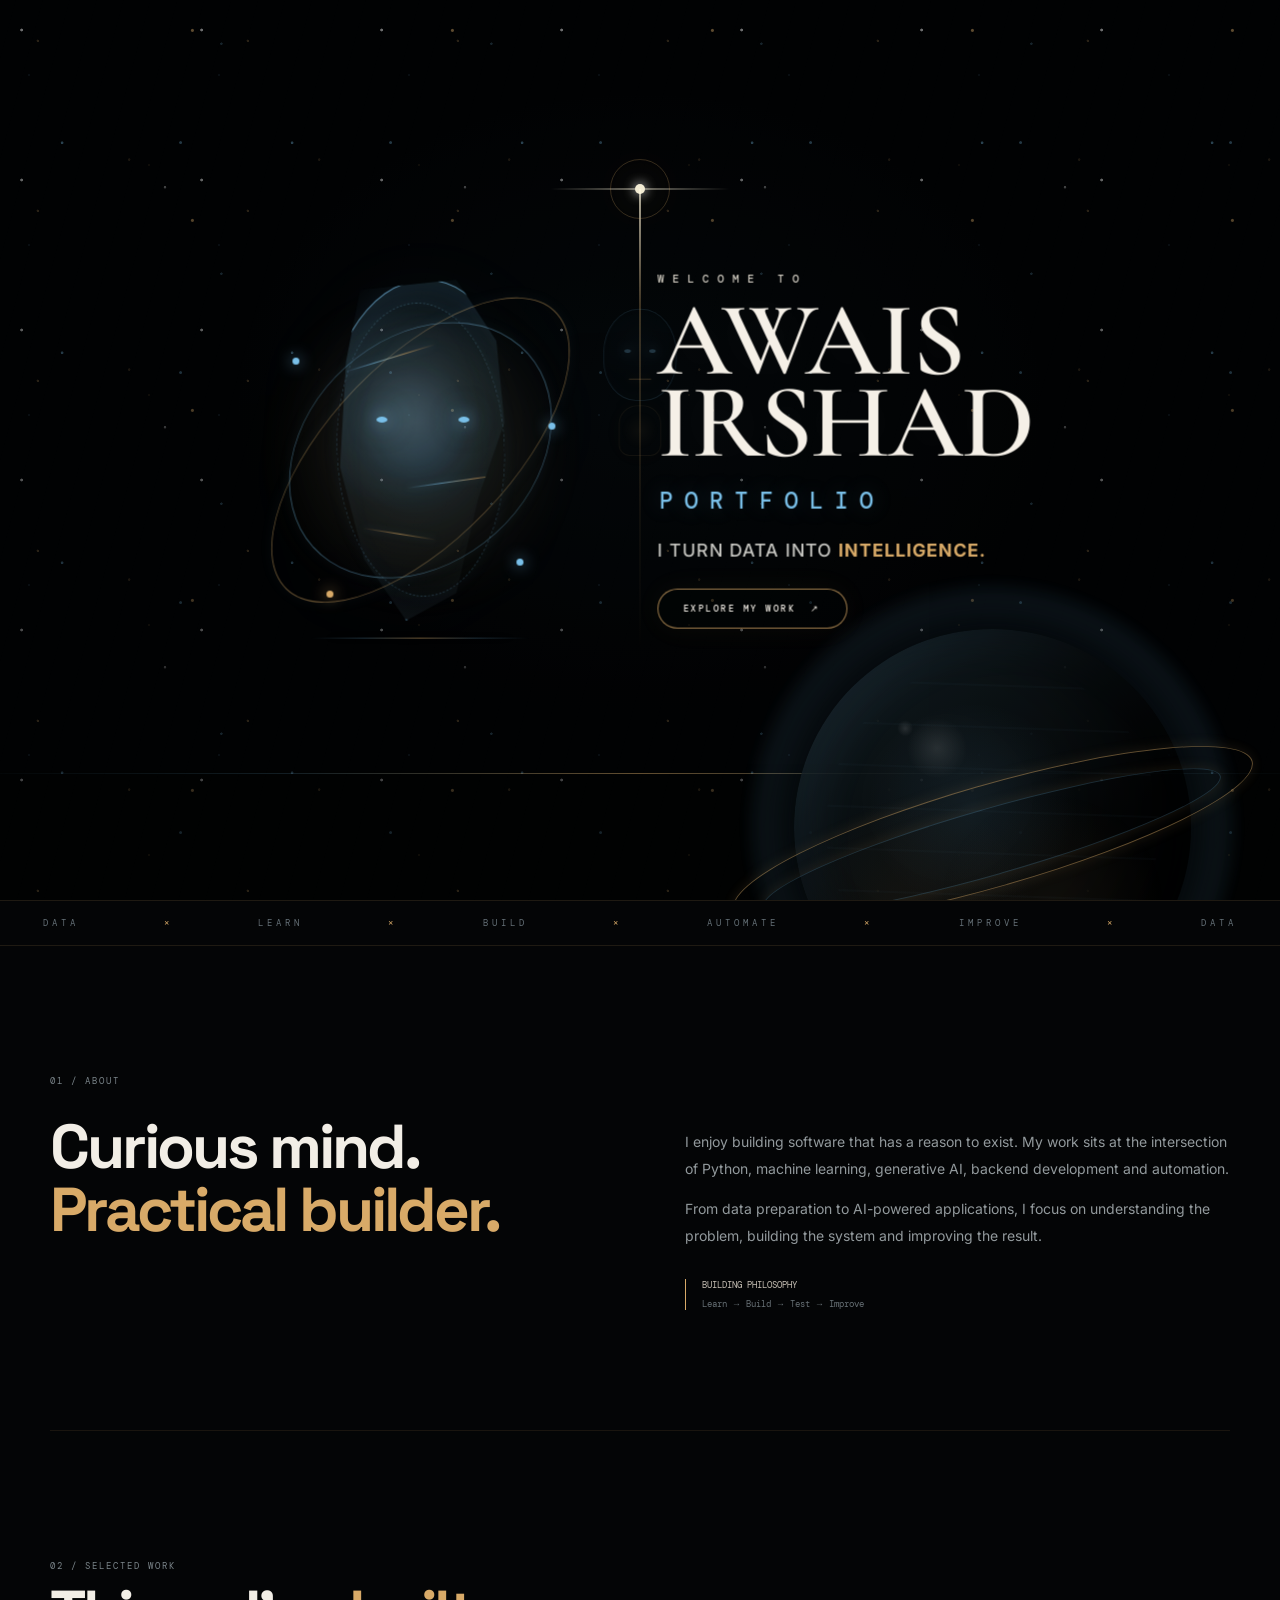
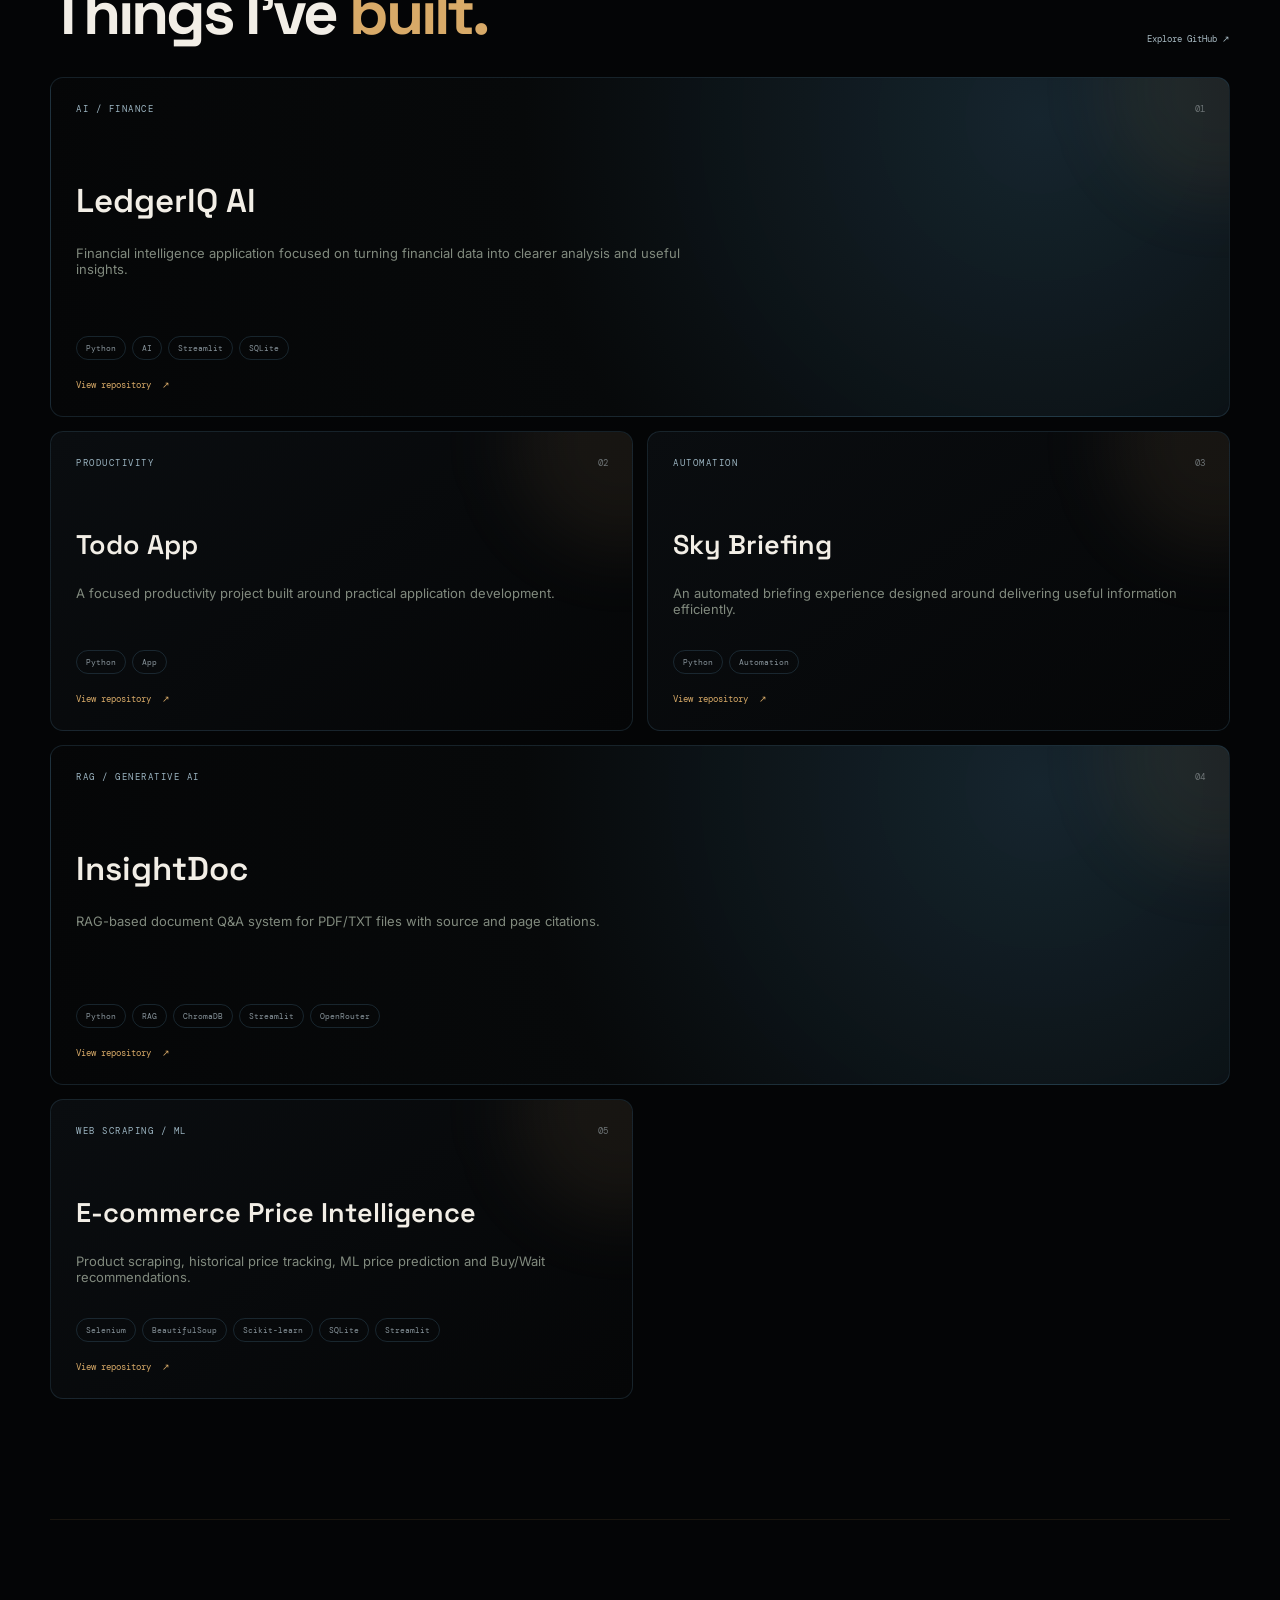
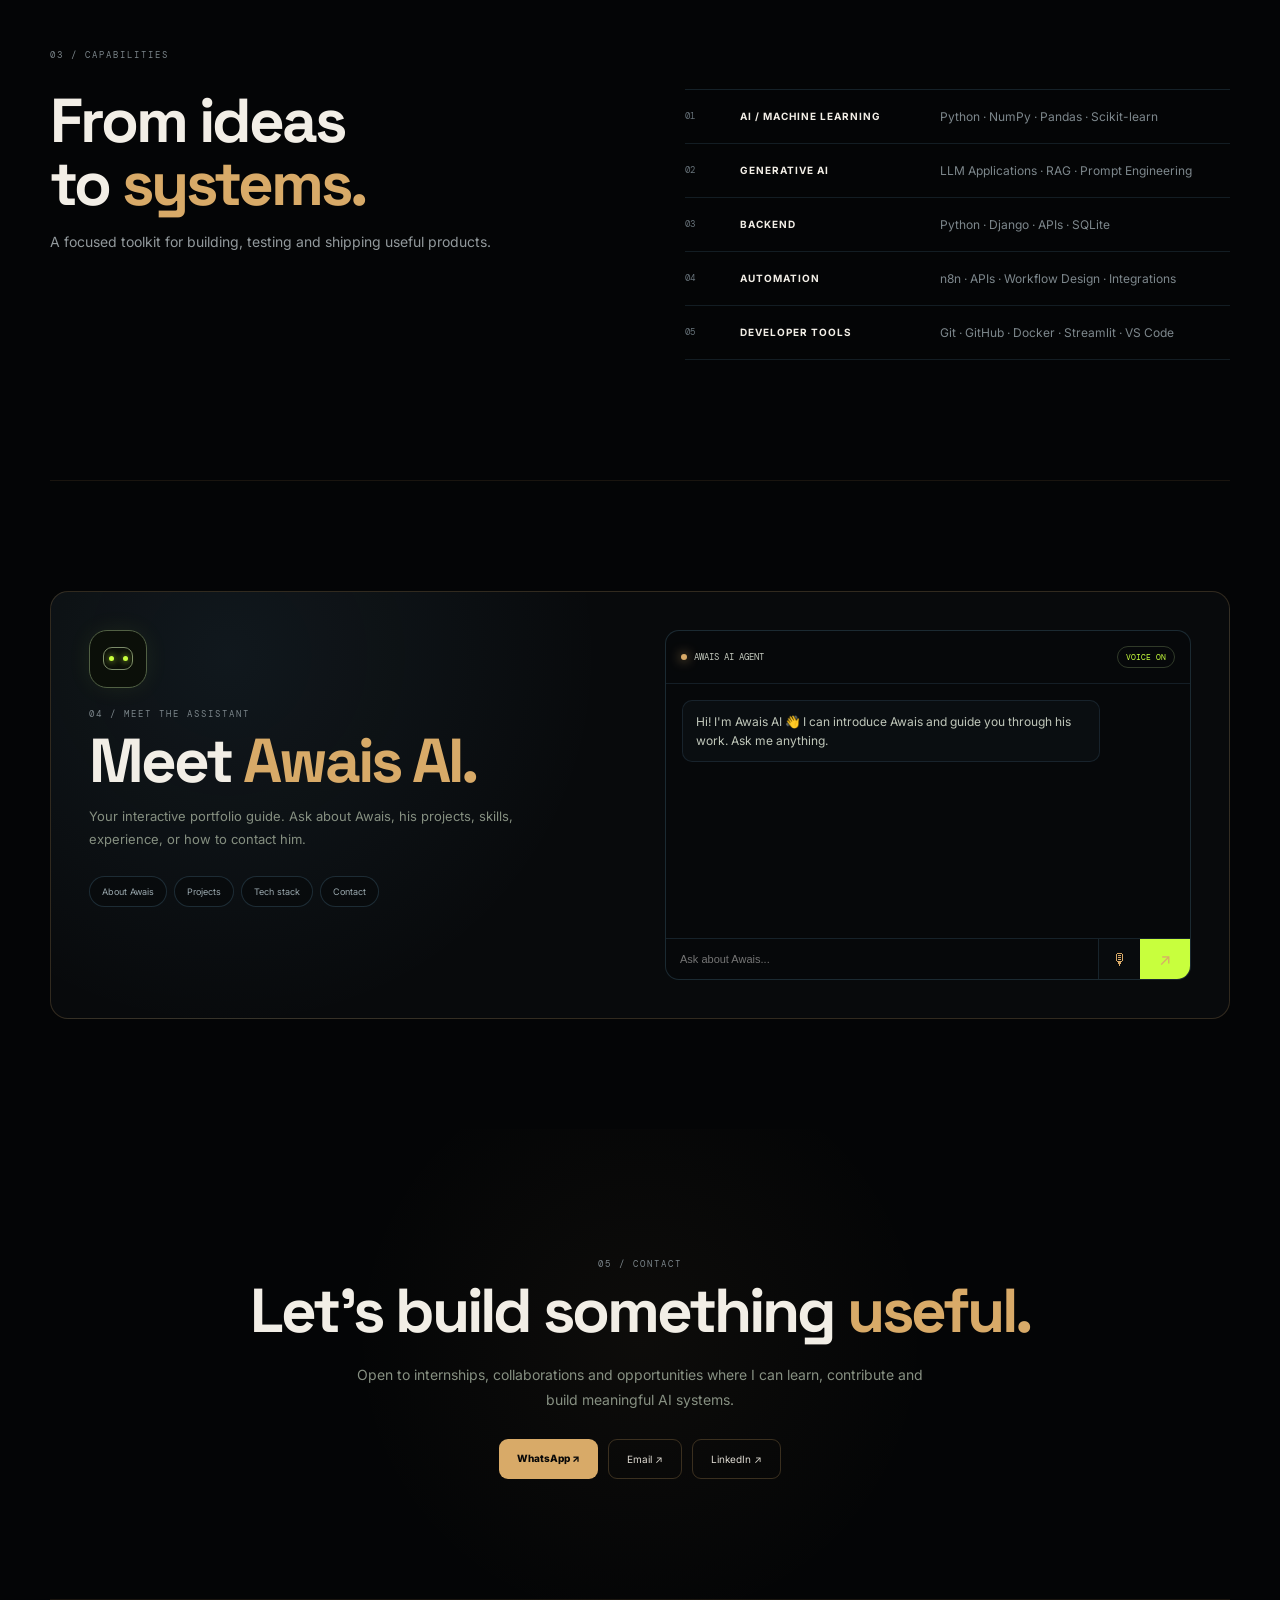
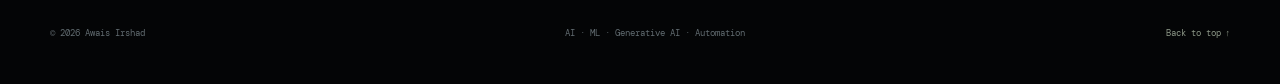
<file: portfolio/index.html>
<!doctype html>
<html lang="en">
<head>
<meta charset="utf-8"><meta name="viewport" content="width=device-width,initial-scale=1">
<meta name="description" content="Awais Irshad — AI/ML Engineer building practical AI applications, generative AI experiences and automation systems.">
<meta name="theme-color" content="#040506"><title>Awais Irshad — AI/ML Engineer</title>
<link rel="preconnect" href="https://fonts.googleapis.com"><link rel="preconnect" href="https://fonts.gstatic.com" crossorigin>
<link href="https://fonts.googleapis.com/css2?family=Cormorant+Garamond:wght@500;600;700&family=DM+Mono:wght@400;500&family=Inter:wght@400;500;600;700;800&family=Space+Grotesk:wght@500;600;700&display=swap" rel="stylesheet">
<link rel="stylesheet" href="style.css"><link rel="stylesheet" href="welcome-polish.css"><link rel="stylesheet" href="theme-consistency.css"><link rel="stylesheet" href="welcome-sequence.css"><link rel="stylesheet" href="welcome-final.css?v=20260828-1800"><link rel="stylesheet" href="welcome-scenes.css?v=20260828-1801"><link rel="stylesheet" href="welcome-ai-final.css?v=20260828-1900">
</head>
<body class="lock">
<div id="boot" aria-label="Portfolio introduction"></div>
<div class="ambient"><span></span><span></span><span></span></div>
<header><a class="logo" href="#home"><span>AI</span> AWAIS <b>IRSHAD</b></a><nav><a href="#about">About</a><a href="#projects">Projects</a><a href="#capabilities">Capabilities</a><a href="#assistant">AI Agent</a><a href="#contact">Contact</a></nav><div class="header-actions"><button id="voiceToggle" class="voice-toggle" type="button">◉ VOICE</button><a class="nav-cta" href="https://github.com/awaisirshad336012" target="_blank" rel="noreferrer">GitHub ↗</a><button id="menu" type="button">☰</button></div></header>
<main id="home">
<section class="hero wrap"><div class="hero-copy"><div class="eyebrow"><i></i> AI / ML ENGINEER</div><p class="micro">PYTHON · MACHINE LEARNING · GENERATIVE AI · AUTOMATION</p><h2>I TURN DATA INTO<br><span>INTELLIGENCE.</span></h2><p class="lead">I build practical AI/ML applications, intelligent automation workflows and generative AI experiences that turn real problems into useful software.</p><div class="actions"><a class="primary" href="#projects">Explore my work ↓</a><a class="secondary whatsapp" href="https://wa.me/923412850260?text=Hi%20Awais%2C%20I%20found%20your%20portfolio%20and%20would%20like%20to%20discuss%20an%20opportunity." target="_blank" rel="noreferrer">WhatsApp ↗</a></div><div class="stack"><span>PYTHON</span><span>SCIKIT-LEARN</span><span>LLM</span><span>RAG</span><span>N8N</span><span>DOCKER</span></div></div><div class="agent-stage" aria-label="Awais AI Agent visual"><div class="agent-halo"></div><div class="agent-grid"></div><div class="agent-orbit oa"></div><div class="agent-orbit ob"></div><div class="agent-node n1">LLM</div><div class="agent-node n2">RAG</div><div class="agent-node n3">API</div><div class="robot-avatar"><div class="robot-aura"></div><div class="robot-head"><div class="robot-eye"><i></i><i></i></div><div class="robot-ear left"></div><div class="robot-ear right"></div></div><div class="robot-neck"></div><div class="robot-body"><span>AI</span><div class="robot-chest"></div></div><div class="robot-hand hand-left"></div><div class="robot-hand hand-right"></div></div><div class="agent-caption"><i></i><div><b>AWAIS AI AGENT</b><span>Online · voice enabled</span></div></div></div></section>
<section class="marquee"><div><span>DATA</span><b>×</b><span>LEARN</span><b>×</b><span>BUILD</span><b>×</b><span>AUTOMATE</span><b>×</b><span>IMPROVE</span><b>×</b><span>DATA</span></div></section>
<section id="about" class="section wrap"><p class="label">01 / ABOUT</p><div class="two"><div><h3>Curious mind.<br><em>Practical builder.</em></h3></div><div class="body-copy"><p>I enjoy building software that has a reason to exist. My work sits at the intersection of Python, machine learning, generative AI, backend development and automation.</p><p>From data preparation to AI-powered applications, I focus on understanding the problem, building the system and improving the result.</p><div class="mini-stat"><b>BUILDING PHILOSOPHY</b><span>Learn → Build → Test → Improve</span></div></div></div></section>
<section id="projects" class="section wrap"><div class="section-top"><div><p class="label">02 / SELECTED WORK</p><h3>Things I've <em>built.</em></h3></div><a href="https://github.com/awaisirshad336012?tab=repositories" target="_blank" rel="noreferrer">Explore GitHub ↗</a></div><div class="project-grid"><article class="project featured"><div class="project-no">01</div><div class="project-type">AI / FINANCE</div><h4>LedgerIQ AI</h4><p>Financial intelligence application focused on turning financial data into clearer analysis and useful insights.</p><div class="tags"><span>Python</span><span>AI</span><span>Streamlit</span><span>SQLite</span></div><a href="https://github.com/awaisirshad336012/Portfolio/tree/main/LedgerIQ_AI" target="_blank" rel="noreferrer">View repository <b>↗</b></a></article><article class="project"><div class="project-no">02</div><div class="project-type">PRODUCTIVITY</div><h4>Todo App</h4><p>A focused productivity project built around practical application development.</p><div class="tags"><span>Python</span><span>App</span></div><a href="https://github.com/awaisirshad336012/Portfolio/tree/main/Todo-App" target="_blank" rel="noreferrer">View repository <b>↗</b></a></article><article class="project"><div class="project-no">03</div><div class="project-type">AUTOMATION</div><h4>Sky Briefing</h4><p>An automated briefing experience designed around delivering useful information efficiently.</p><div class="tags"><span>Python</span><span>Automation</span></div><a href="https://github.com/awaisirshad336012/Portfolio/tree/main/sky-briefing" target="_blank" rel="noreferrer">View repository <b>↗</b></a></article></div></section>
<section id="capabilities" class="section wrap"><p class="label">03 / CAPABILITIES</p><div class="two skills"><div><h3>From ideas<br>to <em>systems.</em></h3><p class="body-copy">A focused toolkit for building, testing and shipping useful products.</p></div><div class="skill-list"><div><b>01</b><strong>AI / MACHINE LEARNING</strong><span>Python · NumPy · Pandas · Scikit-learn</span></div><div><b>02</b><strong>GENERATIVE AI</strong><span>LLM Applications · RAG · Prompt Engineering</span></div><div><b>03</b><strong>BACKEND</strong><span>Python · Django · APIs · SQLite</span></div><div><b>04</b><strong>AUTOMATION</strong><span>n8n · APIs · Workflow Design · Integrations</span></div><div><b>05</b><strong>DEVELOPER TOOLS</strong><span>Git · GitHub · Docker · Streamlit · VS Code</span></div></div></div></section>
<section id="assistant" class="agent-section wrap"><div class="agent-panel"><div class="agent-intro"><div class="mini-robot"><div class="mini-head"><i></i><i></i></div></div><p class="label">04 / MEET THE ASSISTANT</p><h3>Meet <em>Awais AI.</em></h3><p>Your interactive portfolio guide. Ask about Awais, his projects, skills, experience, or how to contact him.</p><div class="quick-questions"><button data-question="Tell me about Awais">About Awais</button><button data-question="What projects has Awais built?">Projects</button><button data-question="What technologies does Awais use?">Tech stack</button><button data-question="How can I contact Awais?">Contact</button></div></div><div class="chat"><div class="chat-head"><span><i></i> AWAIS AI AGENT</span><button id="chatVoice" type="button">VOICE ON</button></div><div id="chatLog"><div class="msg agent-msg">Hi! I'm Awais AI 👋 I can introduce Awais and guide you through his work. Ask me anything.</div></div><form id="chatForm"><input id="chatInput" aria-label="Ask Awais AI" placeholder="Ask about Awais..." autocomplete="off"><button type="submit">↗</button></form></div></div></section>
<section id="contact" class="section wrap contact"><p class="label">05 / CONTACT</p><h3>Let's build something <em>useful.</em></h3><p class="contact-copy">Open to internships, collaborations and opportunities where I can learn, contribute and build meaningful AI systems.</p><div class="actions"><a class="primary whatsapp" href="https://wa.me/923412850260?text=Hi%20Awais%2C%20I%20found%20your%20portfolio%20and%20would%20like%20to%20discuss%20an%20opportunity." target="_blank" rel="noreferrer">WhatsApp ↗</a><a class="secondary" href="mailto:awaisirshad336012@gmail.com">Email ↗</a><a class="secondary" href="https://www.linkedin.com/in/m-awais-irshad-b93783323" target="_blank" rel="noreferrer">LinkedIn ↗</a></div></section>
</main><footer class="wrap"><span>© 2026 Awais Irshad</span><span>AI · ML · Generative AI · Automation</span><a href="#home">Back to top ↑</a></footer>
<script src="script.js"></script><script src="welcome-final.js?v=20260828-1900"></script>
</body></html>
</file>
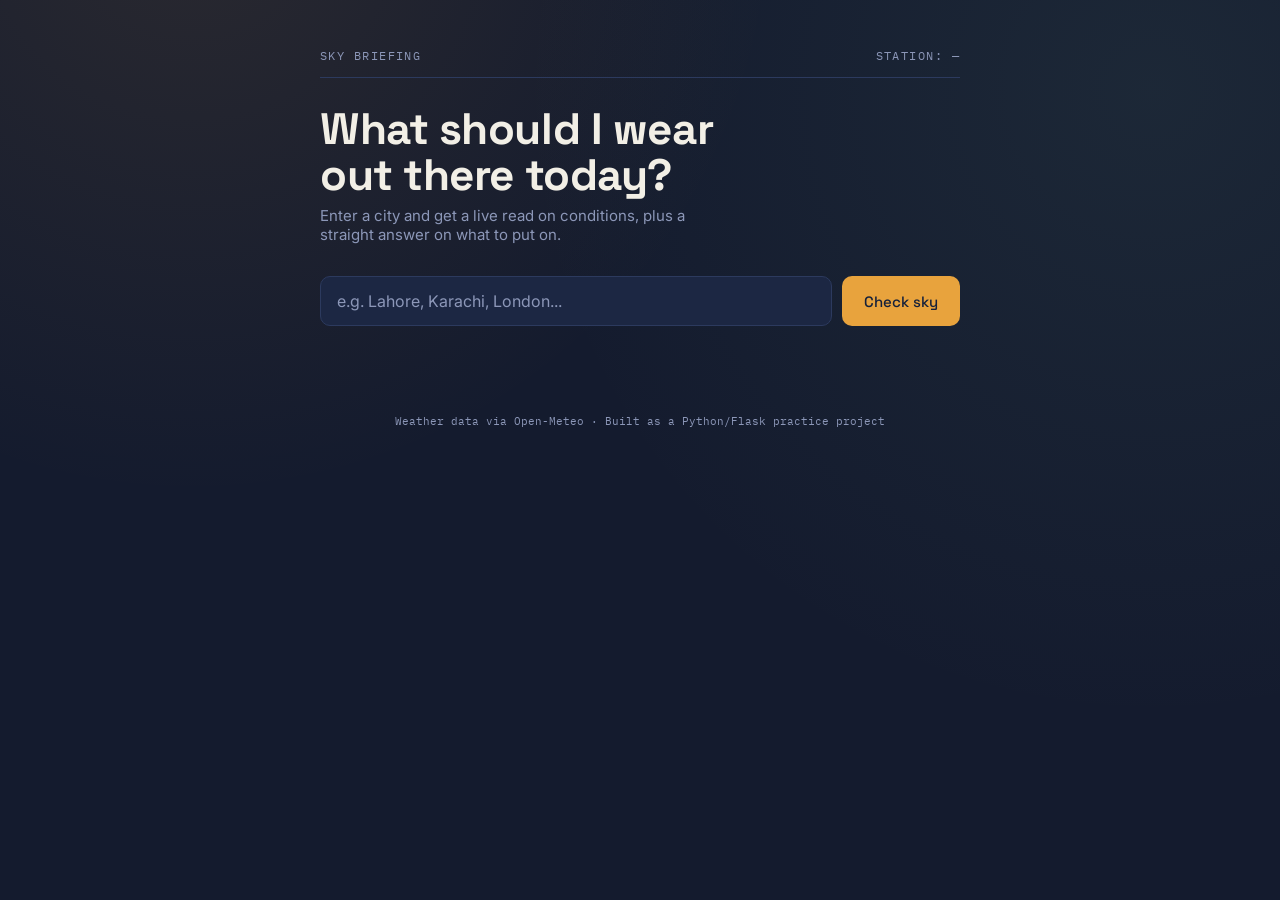
<file: sky-briefing/templates/index.html>
<!DOCTYPE html>
<html lang="en">
<head>
<meta charset="UTF-8">
<meta name="viewport" content="width=device-width, initial-scale=1.0">
<title>Sky Briefing — what to wear, right now</title>
<link rel="preconnect" href="https://fonts.googleapis.com">
<link href="https://fonts.googleapis.com/css2?family=Space+Grotesk:wght@400;500;700&family=Inter:wght@400;500;600&family=IBM+Plex+Mono:wght@400;500&display=swap" rel="stylesheet">
<style>
  :root {
    --bg: #141B2E;
    --panel: #1C2743;
    --panel-line: #2C3A5E;
    --text: #F2EFE6;
    --text-dim: #8C97B8;
    --amber: #E8A33D;
    --mint: #7FBFA0;
    --coral: #D97462;
  }

  * { box-sizing: border-box; }

  body {
    margin: 0;
    background: var(--bg);
    background-image:
      radial-gradient(circle at 15% -10%, rgba(232, 163, 61, 0.10), transparent 40%),
      radial-gradient(circle at 90% 10%, rgba(127, 191, 160, 0.08), transparent 45%);
    color: var(--text);
    font-family: 'Inter', sans-serif;
    min-height: 100vh;
    padding: 48px 20px 80px;
  }

  .wrap {
    max-width: 640px;
    margin: 0 auto;
  }

  .masthead {
    font-family: 'IBM Plex Mono', monospace;
    font-size: 12px;
    letter-spacing: 0.12em;
    color: var(--text-dim);
    text-transform: uppercase;
    display: flex;
    justify-content: space-between;
    border-bottom: 1px solid var(--panel-line);
    padding-bottom: 14px;
    margin-bottom: 28px;
  }

  h1 {
    font-family: 'Space Grotesk', sans-serif;
    font-weight: 700;
    font-size: clamp(32px, 6vw, 44px);
    line-height: 1.05;
    margin: 0 0 8px;
    letter-spacing: -0.01em;
  }

  .sub {
    color: var(--text-dim);
    font-size: 15px;
    margin: 0 0 32px;
    max-width: 46ch;
  }

  form {
    display: flex;
    gap: 10px;
    margin-bottom: 8px;
  }

  input[type="text"] {
    flex: 1;
    background: var(--panel);
    border: 1px solid var(--panel-line);
    color: var(--text);
    font-family: 'Inter', sans-serif;
    font-size: 16px;
    padding: 14px 16px;
    border-radius: 10px;
    outline: none;
    transition: border-color 0.15s ease;
  }

  input[type="text"]::placeholder { color: var(--text-dim); }
  input[type="text"]:focus { border-color: var(--amber); }

  button {
    font-family: 'Space Grotesk', sans-serif;
    font-weight: 500;
    font-size: 15px;
    background: var(--amber);
    color: #16213A;
    border: none;
    border-radius: 10px;
    padding: 0 22px;
    cursor: pointer;
    transition: transform 0.1s ease, opacity 0.15s ease;
  }
  button:hover { opacity: 0.92; }
  button:active { transform: scale(0.98); }
  button:focus-visible, input:focus-visible { outline: 2px solid var(--mint); outline-offset: 2px; }

  .error {
    color: var(--coral);
    font-size: 14px;
    font-family: 'IBM Plex Mono', monospace;
    margin: 10px 2px 0;
    min-height: 18px;
  }

  #result { margin-top: 36px; display: none; }

  .briefing-line {
    font-family: 'IBM Plex Mono', monospace;
    font-size: 12px;
    color: var(--mint);
    letter-spacing: 0.08em;
    text-transform: uppercase;
    margin-bottom: 18px;
    opacity: 0;
    animation: rise 0.4s ease forwards;
  }

  .panel {
    background: var(--panel);
    border: 1px solid var(--panel-line);
    border-radius: 16px;
    padding: 28px;
    opacity: 0;
    animation: rise 0.5s ease forwards;
    animation-delay: 0.05s;
  }

  .gauge-row {
    display: flex;
    align-items: center;
    gap: 24px;
  }

  .gauge {
    width: 130px;
    height: 130px;
    flex-shrink: 0;
  }

  .gauge-temp {
    font-family: 'IBM Plex Mono', monospace;
    font-size: 26px;
    fill: var(--text);
  }
  .gauge-unit {
    font-family: 'IBM Plex Mono', monospace;
    font-size: 12px;
    fill: var(--text-dim);
  }

  .conditions h2 {
    font-family: 'Space Grotesk', sans-serif;
    font-size: 22px;
    margin: 0 0 6px;
  }
  .conditions .meta {
    font-family: 'IBM Plex Mono', monospace;
    font-size: 13px;
    color: var(--text-dim);
    display: flex;
    gap: 16px;
    flex-wrap: wrap;
  }

  .verdict {
    font-family: 'Space Grotesk', sans-serif;
    font-size: 19px;
    line-height: 1.4;
    margin: 24px 0 18px;
    padding-top: 20px;
    border-top: 1px solid var(--panel-line);
  }

  .layers {
    display: flex;
    flex-wrap: wrap;
    gap: 8px;
    margin-bottom: 14px;
  }

  .chip {
    font-size: 13px;
    font-family: 'Inter', sans-serif;
    background: rgba(127, 191, 160, 0.12);
    color: var(--mint);
    border: 1px solid rgba(127, 191, 160, 0.3);
    padding: 6px 12px;
    border-radius: 999px;
  }

  .warnings {
    font-size: 13px;
    color: var(--coral);
    font-family: 'IBM Plex Mono', monospace;
  }
  .warnings div::before { content: "▲ "; }

  .forecast {
    margin-top: 20px;
    display: grid;
    grid-template-columns: repeat(5, 1fr);
    gap: 8px;
    opacity: 0;
    animation: rise 0.5s ease forwards;
    animation-delay: 0.1s;
  }

  .fday {
    background: var(--panel);
    border: 1px solid var(--panel-line);
    border-radius: 10px;
    padding: 12px 8px;
    text-align: center;
  }
  .fday .d {
    font-family: 'IBM Plex Mono', monospace;
    font-size: 11px;
    color: var(--text-dim);
    text-transform: uppercase;
    margin-bottom: 8px;
  }
  .fday .hi { font-family: 'Space Grotesk', sans-serif; font-size: 16px; }
  .fday .lo { font-family: 'Inter', sans-serif; font-size: 13px; color: var(--text-dim); }
  .fday .rain { font-family: 'IBM Plex Mono', monospace; font-size: 11px; color: var(--mint); margin-top: 6px; }

  @keyframes rise {
    from { opacity: 0; transform: translateY(8px); }
    to { opacity: 1; transform: translateY(0); }
  }

  @media (prefers-reduced-motion: reduce) {
    .briefing-line, .panel, .forecast { animation: none; opacity: 1; }
  }

  @media (max-width: 480px) {
    .forecast { grid-template-columns: repeat(5, 1fr); gap: 5px; }
    .fday { padding: 8px 4px; }
    .gauge-row { flex-direction: column; align-items: flex-start; }
  }

  footer {
    max-width: 640px;
    margin: 60px auto 0;
    font-family: 'IBM Plex Mono', monospace;
    font-size: 11px;
    color: var(--text-dim);
    text-align: center;
  }

  .subscribe-panel {
    margin-top: 20px;
    background: var(--panel);
    border: 1px dashed var(--panel-line);
    border-radius: 14px;
    padding: 22px 24px;
    opacity: 0;
    animation: rise 0.5s ease forwards;
    animation-delay: 0.15s;
  }
  .subscribe-label {
    font-family: 'Space Grotesk', sans-serif;
    font-size: 15px;
    margin-bottom: 4px;
  }
  .subscribe-copy {
    font-size: 13px;
    color: var(--text-dim);
    margin: 0 0 14px;
  }
  #subscribe-form {
    display: flex;
    gap: 8px;
  }
  #subscribe-form input {
    flex: 1;
    background: var(--bg);
    border: 1px solid var(--panel-line);
    color: var(--text);
    font-family: 'Inter', sans-serif;
    font-size: 14px;
    padding: 10px 12px;
    border-radius: 8px;
    outline: none;
  }
  #subscribe-form input:focus { border-color: var(--mint); }
  #subscribe-form button {
    background: var(--mint);
    color: #16213A;
    font-family: 'Space Grotesk', sans-serif;
    font-size: 14px;
    font-weight: 500;
    border: none;
    border-radius: 8px;
    padding: 0 18px;
    cursor: pointer;
  }
  #subscribe-form button:hover { opacity: 0.9; }
  .subscribe-msg {
    font-family: 'IBM Plex Mono', monospace;
    font-size: 12px;
    margin-top: 10px;
    min-height: 16px;
  }
  .subscribe-msg.ok { color: var(--mint); }
  .subscribe-msg.err { color: var(--coral); }
</style>
</head>
<body>
  <div class="wrap">
    <div class="masthead">
      <span>SKY BRIEFING</span>
      <span id="clock-tag">STATION: —</span>
    </div>

    <h1>What should I wear<br>out there today?</h1>
    <p class="sub">Enter a city and get a live read on conditions, plus a straight answer on what to put on.</p>

    <form id="lookup-form">
      <input type="text" id="city-input" placeholder="e.g. Lahore, Karachi, London..." autocomplete="off" required>
      <button type="submit">Check sky</button>
    </form>
    <div class="error" id="error-box"></div>

    <div id="result">
      <div class="briefing-line" id="briefing-line"></div>

      <div class="panel">
        <div class="gauge-row">
          <svg class="gauge" viewBox="0 0 130 130">
            <circle cx="65" cy="65" r="54" fill="none" stroke="#2C3A5E" stroke-width="10"/>
            <circle id="gauge-arc" cx="65" cy="65" r="54" fill="none" stroke="var(--amber)" stroke-width="10"
                    stroke-linecap="round" stroke-dasharray="339" stroke-dashoffset="339"
                    transform="rotate(-90 65 65)"/>
            <text x="65" y="60" text-anchor="middle" class="gauge-temp" id="gauge-temp">—</text>
            <text x="65" y="78" text-anchor="middle" class="gauge-unit">°C now</text>
          </svg>
          <div class="conditions">
            <h2 id="city-name">—</h2>
            <div class="meta">
              <span id="meta-condition">—</span>
              <span id="meta-wind">—</span>
              <span id="meta-rain">—</span>
            </div>
          </div>
        </div>

        <div class="verdict" id="verdict-text">—</div>

        <div class="layers" id="layers"></div>
        <div class="warnings" id="warnings"></div>
      </div>

      <div class="forecast" id="forecast"></div>

      <div class="subscribe-panel">
        <div class="subscribe-label">Get this every morning</div>
        <p class="subscribe-copy">Daily email with your own city's conditions and outfit call — nothing generic, no spam.</p>
        <form id="subscribe-form">
          <input type="email" id="subscribe-email" placeholder="you@email.com" required>
          <button type="submit" id="subscribe-btn">Subscribe</button>
        </form>
        <div class="subscribe-msg" id="subscribe-msg"></div>
      </div>
    </div>
  </div>

  <footer>Weather data via Open-Meteo · Built as a Python/Flask practice project</footer>

<script>
const form = document.getElementById('lookup-form');
const errorBox = document.getElementById('error-box');
const result = document.getElementById('result');
const clockTag = document.getElementById('clock-tag');
let lastSearchedCity = '';

form.addEventListener('submit', async (e) => {
  e.preventDefault();
  const city = document.getElementById('city-input').value.trim();
  if (!city) return;

  errorBox.textContent = '';
  result.style.display = 'none';

  try {
    const res = await fetch(`/api/weather?city=${encodeURIComponent(city)}`);
    const data = await res.json();

    if (!res.ok) {
      errorBox.textContent = data.error || 'Something went wrong.';
      return;
    }

    renderResult(data);
  } catch (err) {
    errorBox.textContent = 'Could not reach the weather service. Try again.';
  }
});

const subscribeForm = document.getElementById('subscribe-form');
const subscribeMsg = document.getElementById('subscribe-msg');

subscribeForm.addEventListener('submit', async (e) => {
  e.preventDefault();
  const email = document.getElementById('subscribe-email').value.trim();
  if (!lastSearchedCity) return;

  subscribeMsg.textContent = '';
  subscribeMsg.className = 'subscribe-msg';

  try {
    const res = await fetch('/api/subscribe', {
      method: 'POST',
      headers: { 'Content-Type': 'application/json' },
      body: JSON.stringify({ email, city: lastSearchedCity }),
    });
    const data = await res.json();

    if (!res.ok) {
      subscribeMsg.textContent = data.error || 'Something went wrong.';
      subscribeMsg.className = 'subscribe-msg err';
      return;
    }

    subscribeMsg.textContent = data.message;
    subscribeMsg.className = 'subscribe-msg ok';
    subscribeForm.reset();
  } catch (err) {
    subscribeMsg.textContent = 'Could not reach the server. Try again.';
    subscribeMsg.className = 'subscribe-msg err';
  }
});

function renderResult(data) {
  lastSearchedCity = data.city;
  const now = new Date();
  const stamp = now.toISOString().slice(0, 16).replace('T', ' ');
  clockTag.textContent = `LOCAL: ${stamp}`;

  document.getElementById('briefing-line').textContent =
    `BRIEFING // ${data.city.toUpperCase()} // ${data.current.condition.toUpperCase()}`;

  document.getElementById('city-name').textContent = data.city;
  document.getElementById('meta-condition').textContent = data.current.condition;
  document.getElementById('meta-wind').textContent = `wind ${data.current.wind} km/h`;
  document.getElementById('meta-rain').textContent = `rain ${data.current.rain_chance}%`;

  document.getElementById('gauge-temp').textContent = `${data.current.temp}°`;

  // map temp -40..45 to arc fill (circumference ~339)
  const pct = Math.min(1, Math.max(0, (data.current.temp + 10) / 45));
  const circumference = 339;
  document.getElementById('gauge-arc').style.strokeDashoffset = circumference - (pct * circumference);

  const arcColor = data.current.temp <= 10 ? 'var(--mint)' : (data.current.temp >= 30 ? 'var(--coral)' : 'var(--amber)');
  document.getElementById('gauge-arc').style.stroke = arcColor;

  document.getElementById('verdict-text').textContent = data.outfit.verdict + '.';

  const layersEl = document.getElementById('layers');
  layersEl.innerHTML = '';
  data.outfit.layers.forEach(item => {
    const chip = document.createElement('span');
    chip.className = 'chip';
    chip.textContent = item;
    layersEl.appendChild(chip);
  });

  const warnEl = document.getElementById('warnings');
  warnEl.innerHTML = '';
  data.outfit.warnings.forEach(w => {
    const div = document.createElement('div');
    div.textContent = w;
    warnEl.appendChild(div);
  });

  const forecastEl = document.getElementById('forecast');
  forecastEl.innerHTML = '';
  data.forecast.forEach(day => {
    const d = new Date(day.date);
    const label = d.toLocaleDateString(undefined, { weekday: 'short' });
    const card = document.createElement('div');
    card.className = 'fday';
    card.innerHTML = `
      <div class="d">${label}</div>
      <div class="hi">${day.high}°</div>
      <div class="lo">${day.low}°</div>
      <div class="rain">${day.rain_chance}%</div>
    `;
    forecastEl.appendChild(card);
  });

  result.style.display = 'block';
  // restart animations
  document.querySelectorAll('.briefing-line, .panel, .forecast').forEach(el => {
    el.style.animation = 'none';
    el.offsetHeight;
    el.style.animation = '';
  });
}
</script>
</body>
</html>
</file>
<file: portfolio/style.css>
*{box-sizing:border-box}html{scroll-behavior:smooth}body{margin:0;background:#030405;color:#f4f4ef;font-family:Inter,sans-serif;overflow-x:hidden}body.lock{overflow:hidden}a{color:inherit;text-decoration:none}button{font:inherit}.ambient{position:fixed;inset:0;z-index:-2;background:radial-gradient(circle at 70% 30%,#1d3a071f,transparent 30%),radial-gradient(circle at 15% 70%,#283e0817,transparent 25%),#030405}.ambient:before{content:"";position:absolute;inset:0;background-image:linear-gradient(#c8ff3d08 1px,transparent 1px),linear-gradient(90deg,#c8ff3d08 1px,transparent 1px);background-size:70px 70px;mask-image:linear-gradient(to bottom,#000,transparent 80%)}.ambient span{position:absolute;width:5px;height:5px;border-radius:50%;background:#c8ff3d;box-shadow:0 0 20px #c8ff3d;opacity:.35;animation:float 8s ease-in-out infinite}.ambient span:nth-child(1){left:18%;top:30%}.ambient span:nth-child(2){left:78%;top:22%;animation-delay:2s}.ambient span:nth-child(3){left:60%;top:75%;animation-delay:4s}
#boot{position:fixed;inset:0;background:#030405;z-index:100;display:grid;place-items:center;overflow:hidden;transition:opacity .9s,visibility .9s,transform 1s}.boot-noise{position:absolute;inset:0;opacity:.13;background-image:radial-gradient(#fff 1px,transparent 1px);background-size:5px 5px;mask-image:linear-gradient(to bottom,transparent,#000,transparent)}#boot.exit{opacity:0;visibility:hidden;pointer-events:none;transform:scale(1.04)}.boot-orbit{position:absolute;border:1px solid #c8ff3d20;border-radius:50%;animation:spin 20s linear infinite}.orbit-a{width:min(72vw,760px);aspect-ratio:1}.orbit-b{width:min(48vw,500px);aspect-ratio:1;border-style:dashed;animation-direction:reverse;animation-duration:13s}.boot-pulse{position:absolute;width:240px;height:240px;border-radius:50%;background:radial-gradient(circle,#c8ff3d14,transparent 65%);animation:pulse 3s ease-in-out infinite}.boot-pulse span{position:absolute;width:7px;height:7px;background:#c8ff3d;border-radius:50%;left:50%;top:50%;box-shadow:0 0 35px #c8ff3d}.boot-copy{position:relative;width:min(1000px,90%);text-align:center}.boot-kicker{font:500 12px 'DM Mono';letter-spacing:7px;color:#b6bdad;margin:0 0 25px}.boot-copy h1{font:700 clamp(55px,10vw,120px)/.9 'Space Grotesk';letter-spacing:-6px;margin:0;color:#f5f5f0}.boot-portfolio{font:500 clamp(20px,3vw,34px)/1 'Space Grotesk';letter-spacing:14px;color:#c8ff3d;margin:18px 0 18px;text-transform:uppercase}.boot-role{font:10px 'DM Mono';letter-spacing:4px;color:#858d80;margin:0 0 38px}.boot-status{display:inline-flex;align-items:center;gap:9px;color:#798173;font:9px 'DM Mono';letter-spacing:1px}.boot-status i{width:6px;height:6px;background:#c8ff3d;border-radius:50%;box-shadow:0 0 12px #c8ff3d}.boot-status:after{content:"";display:block;width:100px;height:1px;background:linear-gradient(90deg,#c8ff3d,transparent)}#enter{display:block;margin:34px auto 12px;background:#c8ff3d;color:#080a06;border:0;border-radius:999px;padding:15px 25px;font:700 10px 'DM Mono';letter-spacing:1.5px;cursor:pointer;box-shadow:0 0 30px #c8ff3d25;transition:.25s}#enter:hover{transform:translateY(-3px);box-shadow:0 0 45px #c8ff3d55}.voice-intro{background:none;border:0;color:#667060;font:9px 'DM Mono';letter-spacing:1px;cursor:pointer}.boot-corner{position:absolute;bottom:28px;font:8px 'DM Mono';letter-spacing:2px;color:#4e554a}.corner-left{left:30px}.corner-right{right:30px}
header{height:76px;position:sticky;top:0;z-index:50;display:flex;align-items:center;gap:32px;padding:0 max(20px,calc((100vw - 1180px)/2));border-bottom:1px solid #1c211a;background:#030405e8;backdrop-filter:blur(20px)}.logo{font:700 20px 'Space Grotesk';margin-right:auto}.logo span{font:10px 'DM Mono';border:1px solid #c8ff3d70;padding:5px 7px;border-radius:6px;color:#c8ff3d;margin-right:7px}.logo b{color:#c8ff3d}nav{display:flex;gap:28px;color:#858b80;font-size:12px}nav a{transition:.2s}nav a:hover{color:#c8ff3d}.header-actions{display:flex;gap:9px;align-items:center}.voice-toggle,.nav-cta{border:1px solid #32372d;background:none;color:#a8afa2;border-radius:999px;padding:9px 13px;font:9px 'DM Mono';cursor:pointer}.voice-toggle:hover{border-color:#c8ff3d;color:#c8ff3d}.nav-cta{color:#c8ff3d}#menu{display:none;background:none;border:0;color:#fff;font-size:20px}.wrap{width:min(1180px,calc(100% - 40px));margin:auto}
.hero{min-height:calc(100vh - 76px);display:grid;grid-template-columns:1fr 1fr;align-items:center;gap:35px;padding:60px 0 55px}.eyebrow{display:inline-flex;align-items:center;gap:9px;color:#c8ff3d;font:9px 'DM Mono';letter-spacing:1.5px}.eyebrow i{width:6px;height:6px;background:#c8ff3d;border-radius:50%;box-shadow:0 0 15px #c8ff3d}.micro{font:9px 'DM Mono';letter-spacing:2px;color:#60685a;margin-top:28px}.hero h2{font:700 clamp(50px,6.2vw,84px)/.92 'Space Grotesk';letter-spacing:-5px;margin:13px 0 24px}.hero h2 span{color:#c8ff3d}.lead{max-width:650px;color:#92988c;font-size:15px;line-height:1.85}.actions{display:flex;gap:10px;flex-wrap:wrap;margin-top:27px}.primary,.secondary{padding:13px 18px;border-radius:9px;font-size:10px;transition:.25s}.primary{background:#c8ff3d;color:#070906;font-weight:800}.primary:hover{box-shadow:0 0 30px #c8ff3d38;transform:translateY(-2px)}.secondary{border:1px solid #343b30;color:#d4d7ce}.secondary:hover{border-color:#c8ff3d;color:#c8ff3d}.whatsapp:hover{border-color:#c8ff3d}.stack{display:flex;gap:7px;flex-wrap:wrap;margin-top:28px}.stack span{border:1px solid #242a21;border-radius:5px;padding:7px 9px;color:#6d7567;font:8px 'DM Mono';letter-spacing:1px}
.agent-stage{height:550px;position:relative;display:grid;place-items:center;isolation:isolate}.agent-halo{position:absolute;width:460px;aspect-ratio:1;border-radius:50%;background:radial-gradient(circle,#c8ff3d0b,transparent 65%);filter:blur(3px)}.agent-grid{position:absolute;inset:12%;background-image:linear-gradient(#c8ff3d0a 1px,transparent 1px),linear-gradient(90deg,#c8ff3d0a 1px,transparent 1px);background-size:34px 34px;transform:perspective(500px) rotateX(58deg);mask-image:radial-gradient(circle,#000,transparent 68%)}.agent-orbit{position:absolute;border:1px solid #c8ff3d35;border-radius:50%;animation:spin 12s linear infinite}.oa{width:350px;height:350px}.ob{width:430px;height:210px;transform:rotate(-25deg);animation-duration:17s;animation-direction:reverse;border-style:dashed}.agent-node{position:absolute;border:1px solid #39432f;background:#070a06d9;color:#b6c5a7;border-radius:5px;padding:7px 10px;font:8px 'DM Mono';box-shadow:0 0 18px #c8ff3d0b}.n1{top:18%;left:8%}.n2{top:34%;right:3%}.n3{bottom:18%;right:10%}.robot-avatar{position:relative;width:230px;height:360px;filter:drop-shadow(0 0 30px #c8ff3d18);animation:float 5s ease-in-out infinite}.robot-aura{position:absolute;inset:20px -30px;background:radial-gradient(circle,#c8ff3d14,transparent 65%)}.robot-head{position:absolute;top:25px;left:48px;width:135px;height:115px;border:2px solid #6e765f;border-radius:35px 35px 28px 28px;background:linear-gradient(145deg,#1a1e18,#080a08);box-shadow:inset 0 0 35px #c8ff3d09,0 0 35px #c8ff3d12}.robot-eye{position:absolute;left:28px;right:28px;top:44px;height:27px;border:1px solid #4f5946;border-radius:18px;display:flex;justify-content:space-around;align-items:center}.robot-eye i{width:12px;height:12px;background:#c8ff3d;border-radius:50%;box-shadow:0 0 15px #c8ff3d}.robot-ear{position:absolute;width:13px;height:38px;top:38px;border:1px solid #59634f;background:#11150f;border-radius:8px}.robot-ear.left{left:-12px}.robot-ear.right{right:-12px}.robot-neck{position:absolute;top:140px;left:92px;width:48px;height:25px;background:#151a12;border:1px solid #4b5542}.robot-body{position:absolute;top:155px;left:25px;width:180px;height:190px;border:1px solid #515b49;border-radius:35px 35px 22px 22px;background:linear-gradient(145deg,#171b15,#080a08);box-shadow:inset 0 0 50px #c8ff3d08}.robot-body span{position:absolute;top:40px;left:70px;color:#c8ff3d;font:700 26px 'Space Grotesk';text-shadow:0 0 15px #c8ff3d}.robot-chest{position:absolute;left:58px;top:91px;width:65px;height:40px;border:1px solid #495541;border-radius:8px;background:linear-gradient(90deg,transparent 25%,#c8ff3d22 25%,#c8ff3d22 30%,transparent 30%,transparent 45%,#c8ff3d22 45%,#c8ff3d22 50%,transparent 50%,transparent 65%,#c8ff3d22 65%,#c8ff3d22 70%,transparent 70%)}.robot-hand{position:absolute;width:30px;height:115px;border:1px solid #4c5747;background:#11150f;border-radius:20px}.hand-left{left:2px;top:175px;transform:rotate(13deg)}.hand-right{right:2px;top:175px;transform:rotate(-13deg)}.agent-caption{position:absolute;bottom:3%;left:50%;transform:translateX(-50%);display:flex;align-items:center;gap:9px;white-space:nowrap}.agent-caption i,.chat-head i{width:6px;height:6px;background:#c8ff3d;border-radius:50%;box-shadow:0 0 10px #c8ff3d}.agent-caption b{display:block;font:9px 'DM Mono';letter-spacing:1px;color:#d9ded3}.agent-caption span{display:block;font:8px 'DM Mono';color:#66705e;margin-top:4px}
.marquee{border-top:1px solid #1b2018;border-bottom:1px solid #1b2018;overflow:hidden}.marquee div{display:flex;justify-content:space-around;min-width:800px;padding:16px 0;font:9px 'DM Mono';letter-spacing:4px;color:#596252;animation:marquee 18s linear infinite}.marquee b{color:#c8ff3d;font-weight:400}.section{padding:120px 0;border-bottom:1px solid #171c15}.label{font:9px 'DM Mono';letter-spacing:2px;color:#697361}.two{display:grid;grid-template-columns:1fr 1fr;gap:90px;margin-top:28px}.section h3,.agent-panel h3{font:700 clamp(38px,5vw,62px)/1.02 'Space Grotesk';letter-spacing:-3px;margin:0}.section h3 em,.agent-panel h3 em{font-style:normal;color:#c8ff3d}.body-copy{color:#8e9689;font-size:14px;line-height:1.9}.mini-stat{border-left:1px solid #c8ff3d;margin-top:30px;padding-left:16px}.mini-stat b,.mini-stat span{display:block;font:9px 'DM Mono'}.mini-stat b{color:#aab5a2}.mini-stat span{color:#596352;margin-top:7px}.section-top{display:flex;justify-content:space-between;align-items:end}.section-top>a{font:9px 'DM Mono';color:#a8b49e}.project-grid{display:grid;grid-template-columns:1fr 1fr;gap:14px;margin-top:32px}.project{min-height:300px;border:1px solid #252b22;border-radius:13px;padding:25px;background:linear-gradient(145deg,#0a0d09,#050705);display:flex;flex-direction:column;position:relative;overflow:hidden;transition:.3s}.project:hover{transform:translateY(-6px);border-color:#647354}.project:after{content:"";position:absolute;width:220px;height:220px;right:-100px;top:-100px;border-radius:50%;background:#c8ff3d10;filter:blur(35px)}.featured{grid-column:span 2;min-height:340px;background:radial-gradient(circle at 85% 15%,#1b290f,#070907 48%,#050705)}.project-no{font:9px 'DM Mono';color:#53604e;position:absolute;right:24px}.project-type{font:9px 'DM Mono';letter-spacing:1.5px;color:#9ab57d}.project h4{font:600 33px 'Space Grotesk';margin:65px 0 10px}.project:not(.featured) h4{font-size:27px;margin-top:58px}.project p{max-width:650px;color:#818a7e;font-size:13px}.tags{display:flex;gap:6px;flex-wrap:wrap;margin-top:auto}.tags span{font:8px 'DM Mono';border:1px solid #2b3227;color:#899481;border-radius:999px;padding:6px 9px}.project>a{margin-top:19px;font:9px 'DM Mono';color:#c8ff3d}.project>a b{font-weight:400;margin-left:6px}.skill-list{border-top:1px solid #242a21}.skill-list div{display:grid;grid-template-columns:35px 180px 1fr;align-items:center;gap:20px;border-bottom:1px solid #242a21;padding:19px 0}.skill-list b{font:9px 'DM Mono';color:#596553}.skill-list strong{font-size:10px;letter-spacing:1px}.skill-list span{font-size:12px;color:#778174}
.agent-section{padding:110px 0}.agent-panel{display:grid;grid-template-columns:1fr 1fr;gap:50px;border:1px solid #303a29;border-radius:18px;padding:38px;background:radial-gradient(circle at 15% 15%,#c8ff3d0b,transparent 35%),#080b07}.agent-mark{font-size:28px;color:#c8ff3d}.agent-intro>p:not(.label){color:#858f80;line-height:1.8;font-size:13px;max-width:500px}.quick-questions{display:flex;gap:7px;flex-wrap:wrap;margin-top:24px}.quick-questions button{background:#0d110b;border:1px solid #2d3727;color:#aab4a4;border-radius:999px;padding:9px 12px;font-size:9px;cursor:pointer}.quick-questions button:hover{border-color:#c8ff3d;color:#c8ff3d}.chat{border:1px solid #303a29;border-radius:14px;background:#050705;min-height:350px;display:flex;flex-direction:column;overflow:hidden}.chat-head{display:flex;justify-content:space-between;padding:15px;border-bottom:1px solid #242a21;font:9px 'DM Mono';color:#c4cabe}.chat-head span{display:flex;align-items:center;gap:7px}.chat-head button{background:none;border:1px solid #303a29;color:#c8ff3d;border-radius:999px;padding:5px 8px;font:8px 'DM Mono';cursor:pointer}.chat-head button.off{color:#697263}.chat #chatLog{padding:16px;display:flex;flex-direction:column;gap:9px;flex:1;max-height:270px;overflow:auto}.msg{max-width:85%;padding:11px 13px;border-radius:10px;font-size:12px;line-height:1.6}.agent-msg{background:#10140e;color:#c0c7ba;border:1px solid #222a1e}.user-msg{background:#c8ff3d;color:#080a06;align-self:flex-end}.chat form{display:flex;border-top:1px solid #242a21}.chat input{flex:1;background:none;border:0;outline:0;color:#fff;padding:14px;font-size:11px}.chat form button{width:50px;background:#c8ff3d;border:0;color:#080a06;cursor:pointer}.contact{text-align:center}.contact-copy{max-width:600px;margin:20px auto;color:#879082;font-size:14px;line-height:1.8}.contact .actions{justify-content:center}footer{padding:27px 0 45px;color:#596253;font:9px 'DM Mono';display:flex;justify-content:space-between}footer a{color:#8d9888}
.mini-robot{width:58px;height:58px;border:1px solid #516044;border-radius:18px;background:#0b0f09;display:grid;place-items:center;margin-bottom:20px;box-shadow:0 0 25px #c8ff3d12}.mini-head{width:30px;height:23px;border:1px solid #7b8b69;border-radius:9px;display:flex;justify-content:space-around;align-items:center}.mini-head i{width:5px;height:5px;background:#c8ff3d;border-radius:50%;box-shadow:0 0 7px #c8ff3d}
@keyframes spin{to{transform:rotate(360deg)}}@keyframes pulse{50%{transform:scale(1.15);opacity:.7}}@keyframes float{0%,100%{transform:translateY(0)}50%{transform:translateY(-10px)}}@keyframes marquee{to{transform:translateX(-35%)}}@media(max-width:850px){nav{display:none}#menu{display:block}.hero{grid-template-columns:1fr;padding-top:55px}.agent-stage{height:430px}.two,.agent-panel{grid-template-columns:1fr;gap:40px}.project-grid{grid-template-columns:1fr}.featured{grid-column:auto}.section{padding:85px 0}}@media(max-width:520px){.wrap{width:calc(100% - 28px)}header{height:64px;padding:0 14px}.nav-cta{display:none}.hero h2{font-size:46px;letter-spacing:-3px}.lead{font-size:13px}.agent-stage{height:380px}.robot-avatar{transform:scale(.78)}.agent-orbit.oa{width:270px;height:270px}.agent-orbit.ob{width:330px;height:170px}.boot-copy h1{letter-spacing:-4px}.boot-portfolio{letter-spacing:7px}.boot-corner{display:none}.section h3,.agent-panel h3{font-size:42px}.skill-list div{grid-template-columns:28px 1fr;gap:10px}.skill-list span{grid-column:2}.project h4{margin-top:48px}footer{display:block}footer span,footer a{display:block;margin-top:8px}}
</file>
<file: portfolio/welcome-polish.css>
@import url('https://fonts.googleapis.com/css2?family=Cormorant+Garamond:wght@500;600;700&display=swap');

/* =========================================================
   REFERENCE THEME — CINEMATIC AI / EDITORIAL / GOLD + ICE
   Whole portfolio visual override. Project code untouched.
   ========================================================= */
:root{--bg:#040506;--panel:#090b0d;--text:#f2eee6;--muted:#92979a;--gold:#d8aa68;--gold-soft:#a98554;--ice:#79bfe8;--line:rgba(216,170,104,.18);--blue-line:rgba(121,191,232,.18)}
html{background:var(--bg)!important}body{background:var(--bg)!important;color:var(--text)!important}body:before{content:"";position:fixed;inset:0;z-index:-5;pointer-events:none;background:radial-gradient(circle at 78% 18%,rgba(71,125,160,.11),transparent 26%),radial-gradient(circle at 18% 62%,rgba(216,170,104,.055),transparent 30%),linear-gradient(180deg,#040506,#050607 55%,#030405)}
.ambient{background:transparent!important}.ambient:before{background-image:linear-gradient(rgba(121,191,232,.035) 1px,transparent 1px),linear-gradient(90deg,rgba(121,191,232,.035) 1px,transparent 1px)!important;mask-image:linear-gradient(to bottom,#000,transparent 78%)!important}.ambient span{background:var(--ice)!important;box-shadow:0 0 22px var(--ice)!important}
header{background:rgba(4,5,6,.86)!important;border-bottom:1px solid rgba(216,170,104,.13)!important}.logo span{border-color:rgba(216,170,104,.5)!important;color:var(--gold)!important}.logo b{color:var(--gold)!important}nav a:hover{color:var(--gold)!important}.voice-toggle,.nav-cta{border-color:rgba(216,170,104,.24)!important}.nav-cta{color:var(--gold)!important}.voice-toggle:hover{border-color:var(--gold)!important;color:var(--gold)!important}
.eyebrow{color:var(--gold)!important}.eyebrow i{background:var(--gold)!important;box-shadow:0 0 15px var(--gold)!important}.micro{color:#687176!important}.hero h2 span{color:var(--gold)!important}.lead{color:#969da0!important}.primary{background:var(--gold)!important;color:#080808!important}.primary:hover{box-shadow:0 0 35px rgba(216,170,104,.3)!important}.secondary{border-color:rgba(216,170,104,.24)!important;color:#ddd9d1!important}.secondary:hover{border-color:var(--gold)!important;color:var(--gold)!important}.stack span{border-color:rgba(121,191,232,.15)!important;color:#778187!important}
.agent-halo{background:radial-gradient(circle,rgba(121,191,232,.12),transparent 66%)!important}.agent-grid{background-image:linear-gradient(rgba(121,191,232,.05) 1px,transparent 1px),linear-gradient(90deg,rgba(121,191,232,.05) 1px,transparent 1px)!important}.agent-orbit{border-color:rgba(121,191,232,.3)!important}.ob{border-color:rgba(216,170,104,.25)!important}.agent-node{border-color:rgba(121,191,232,.24)!important;background:rgba(7,10,12,.86)!important;color:#a9c9d9!important}.robot-avatar{filter:drop-shadow(0 0 40px rgba(121,191,232,.14))!important}.robot-aura{background:radial-gradient(circle,rgba(121,191,232,.12),transparent 65%)!important}.robot-head{border-color:rgba(121,191,232,.55)!important;background:linear-gradient(145deg,#111a20,#06090b)!important;box-shadow:inset 0 0 35px rgba(121,191,232,.08),0 0 40px rgba(121,191,232,.12)!important}.robot-eye{border-color:rgba(121,191,232,.4)!important}.robot-eye i{background:var(--ice)!important;box-shadow:0 0 16px var(--ice)!important}.robot-ear,.robot-neck,.robot-body,.robot-hand{border-color:rgba(121,191,232,.32)!important}.robot-ear,.robot-hand{background:#0b1013!important}.robot-body{background:linear-gradient(145deg,#10171b,#050708)!important;box-shadow:inset 0 0 50px rgba(121,191,232,.06)!important}.robot-body span{color:var(--gold)!important;text-shadow:0 0 15px rgba(216,170,104,.7)!important}.robot-chest{border-color:rgba(216,170,104,.3)!important;background:linear-gradient(90deg,transparent 25%,rgba(216,170,104,.15) 25%,rgba(216,170,104,.15) 30%,transparent 30%,transparent 45%,rgba(216,170,104,.15) 45%,rgba(216,170,104,.15) 50%,transparent 50%,transparent 65%,rgba(216,170,104,.15) 65%,rgba(216,170,104,.15) 70%,transparent 70%)!important}.agent-caption i,.chat-head i{background:var(--gold)!important;box-shadow:0 0 12px var(--gold)!important}.agent-caption b{color:#e3ddd3!important}.agent-caption span{color:#70797d!important}
.marquee{border-color:rgba(216,170,104,.13)!important}.marquee div{color:#657077!important}.marquee b{color:var(--gold)!important}.section{border-bottom-color:rgba(216,170,104,.1)!important}.label{color:#7b858a!important}.section h3 em,.agent-panel h3 em{color:var(--gold)!important}.body-copy{color:#92999c!important}.mini-stat{border-left-color:var(--gold)!important}.mini-stat b{color:#c7c0b5!important}.mini-stat span{color:#687176!important}
.section-top>a{color:#a7b9c1!important}.project{border-color:rgba(121,191,232,.14)!important;background:linear-gradient(145deg,#0a0d10,#050607)!important}.project:hover{border-color:rgba(216,170,104,.45)!important}.project:after{background:rgba(216,170,104,.08)!important}.featured{background:radial-gradient(circle at 84% 12%,rgba(47,83,103,.42),#07090a 50%,#050607)!important}.project-type{color:#9cb5c2!important}.project-no{color:#657078!important}.tags span{border-color:rgba(121,191,232,.16)!important;color:#87939a!important}.project>a{color:var(--gold)!important}.skill-list{border-color:rgba(121,191,232,.15)!important}.skill-list div{border-color:rgba(121,191,232,.13)!important}.skill-list b{color:#68737a!important}.skill-list span{color:#7d878c!important}
.agent-panel{border-color:rgba(216,170,104,.2)!important;background:radial-gradient(circle at 15% 15%,rgba(121,191,232,.08),transparent 35%),#080a0c!important}.chat{border-color:rgba(121,191,232,.18)!important;background:#06080a!important}.quick-questions button{border-color:rgba(121,191,232,.18)!important;color:#9aa8ae!important;background:#080b0d!important}.quick-questions button:hover{border-color:var(--gold)!important;color:var(--gold)!important}.chat-head{border-bottom-color:rgba(121,191,232,.12)!important}.msg{border-color:rgba(121,191,232,.12)!important}.agent-msg{background:#0a0e11!important}.user-msg{background:rgba(216,170,104,.08)!important}.chat form{border-color:rgba(121,191,232,.14)!important}.chat input{color:#eee!important}.chat form button{color:var(--gold)!important}
.contact{background:radial-gradient(circle at 50% 45%,rgba(216,170,104,.045),transparent 45%)}footer{color:#626c71!important;border-top-color:rgba(216,170,104,.12)!important}

/* =========================================================
   01–08 CINEMATIC WELCOME SEQUENCE
   ========================================================= */
#boot{background:#030405!important;color:#f4f1ea!important}
.welcome-atmosphere{background:radial-gradient(circle at 74% 45%,rgba(121,191,232,.14),transparent 25%),radial-gradient(circle at 20% 60%,rgba(216,170,104,.08),transparent 30%),#030405!important}
.welcome-atmosphere:after{background:radial-gradient(circle at center,transparent 25%,rgba(3,4,5,.92) 82%)!important}.welcome-atmosphere:before{content:"";position:absolute;inset:8% 48% 8% 3%;border:1px solid rgba(216,170,104,.13);border-radius:50%;animation:referenceOrbit 20s linear infinite}
.welcome-orb{left:73%!important;top:47%!important;width:430px!important;height:430px!important;background:radial-gradient(circle,rgba(121,191,232,.18),rgba(121,191,232,.035) 38%,transparent 70%)!important}.ring-one{left:73%!important;top:47%!important;border-color:rgba(121,191,232,.22)!important}.ring-two{left:73%!important;top:47%!important;border-color:rgba(216,170,104,.24)!important}
.welcome-copy{width:min(1160px,92%)!important;align-items:flex-start!important;text-align:left!important;margin-left:5%!important}.welcome-kicker{color:#aaa9a2!important;letter-spacing:5px!important}.welcome-kicker span{background:var(--gold)!important;box-shadow:0 0 16px rgba(216,170,104,.75)!important}
.welcome-name{font-family:'Cormorant Garamond',Georgia,serif!important;font-weight:600!important;letter-spacing:-4px!important;line-height:.82!important;font-size:clamp(78px,10.5vw,154px)!important;color:#f2eee6!important;text-shadow:0 0 32px rgba(255,255,255,.045)!important}.welcome-name span{display:block!important;white-space:nowrap!important}.welcome-name span:last-child{color:#eee8dd!important}
.welcome-portfolio{font-family:'DM Mono',monospace!important;letter-spacing:10px!important;color:var(--ice)!important;margin:24px 0 30px!important}.welcome-manifesto{color:#92979a!important}.welcome-manifesto strong{color:var(--gold)!important}.welcome-actions #enter{background:transparent!important;color:#eeeae2!important;border-color:rgba(216,170,104,.6)!important;box-shadow:0 0 35px rgba(216,170,104,.08)!important}.welcome-actions #enter:hover{background:var(--gold)!important;color:#080808!important;box-shadow:0 0 55px rgba(216,170,104,.28)!important}.welcome-actions .voice-intro{color:#727a7e!important}.voice-note{color:#5e676b!important}.p-one,.p-two,.p-three{background:var(--ice)!important;box-shadow:0 0 18px var(--ice)!important}.line-one,.line-two{background:linear-gradient(90deg,transparent,rgba(121,191,232,.38),transparent)!important}

/* Story rail: the exact 1→8 narrative is visible before entry. */
.welcome-footer{left:5%!important;right:5%!important;bottom:18px!important;height:42px!important;display:block!important;border-top:1px solid rgba(121,191,232,.13)!important;padding-top:10px!important;overflow:hidden!important}.welcome-footer span{display:none!important}.welcome-footer:before{content:'01  A POINT APPEARS     ·     02  AI GREETS YOU     ·     03  DATA FORMS     ·     04  DATA TRANSFORMS     ·     05  INTELLIGENCE EMERGES     ·     06  IDENTITY REVEALED     ·     07  THE MISSION     ·     08  LET’S BEGIN';display:block!important;white-space:nowrap!important;color:#667176!important;font:8px 'DM Mono'!important;letter-spacing:1.4px!important;animation:storyRail 24s linear infinite}.welcome-footer:after{content:'AI VOICE GUIDE  •  DATA → INTELLIGENCE  •  AWAIS AI  •  VOICE + CHAT';position:absolute;right:0;top:10px;color:rgba(216,170,104,.65);font:7px 'DM Mono';letter-spacing:1px;background:rgba(3,4,5,.9);padding-left:14px}

/* Make the main hero feel like the same reference world. */
.hero{min-height:calc(100vh - 76px)!important}.hero-copy{position:relative}.hero-copy:after{content:'AI / ML';position:absolute;left:-20px;bottom:-90px;color:rgba(216,170,104,.07);font:700 180px 'Cormorant Garamond';pointer-events:none}.agent-stage:after{content:'AWAIS AI';position:absolute;right:2%;top:3%;color:rgba(121,191,232,.08);font:700 86px 'Space Grotesk';letter-spacing:-4px;pointer-events:none}.agent-stage{overflow:hidden!important}
@keyframes referenceOrbit{to{transform:rotate(360deg)}}@keyframes storyRail{to{transform:translateX(-35%)}}
@media(max-width:800px){.welcome-copy{margin-left:0!important;align-items:center!important;text-align:center!important}.welcome-orb,.ring-one,.ring-two{left:50%!important}.welcome-name{font-size:clamp(64px,16vw,100px)!important;letter-spacing:-3px!important}.welcome-portfolio{letter-spacing:7px!important}.welcome-footer:after{display:none!important}.welcome-footer{left:18px!important;right:18px!important}.hero-copy:after{font-size:100px;bottom:-55px}}
</file>
<file: portfolio/theme-consistency.css>
/* AWAIS PORTFOLIO — unified visual system */
:root{
  --bg:#040506;
  --panel:#090b0d;
  --text:#f2eee6;
  --muted:#92979a;
  --gold:#d8aa68;
  --gold-soft:#a98554;
  --ice:#79bfe8;
  --line:rgba(216,170,104,.18);
  --blue-line:rgba(121,191,232,.18)
}
html,body{background:var(--bg)!important;color:var(--text)!important}
body:before{background:radial-gradient(circle at 78% 18%,rgba(71,125,160,.11),transparent 26%),radial-gradient(circle at 18% 62%,rgba(216,170,104,.055),transparent 30%),linear-gradient(180deg,#040506,#050607 55%,#030405)!important}
.ambient{background:transparent!important}.ambient:before{background-image:linear-gradient(rgba(121,191,232,.035) 1px,transparent 1px),linear-gradient(90deg,rgba(121,191,232,.035) 1px,transparent 1px)!important}.ambient span{background:var(--ice)!important;box-shadow:0 0 22px var(--ice)!important}
/* Welcome */
#boot{background:#040506!important;color:var(--text)!important}
.boot-orbit{border-color:rgba(121,191,232,.20)!important}.orbit-b{border-color:rgba(216,170,104,.24)!important}.boot-pulse{background:radial-gradient(circle,rgba(121,191,232,.14),transparent 65%)!important}.boot-pulse span{background:var(--ice)!important;box-shadow:0 0 35px var(--ice)!important}.boot-kicker{color:#aaa9a2!important}.boot-copy h1{color:var(--text)!important}.boot-portfolio{color:var(--ice)!important}.boot-role{color:#7f888c!important}.boot-status i{background:var(--gold)!important;box-shadow:0 0 12px var(--gold)!important}#enter{background:transparent!important;color:var(--text)!important;border:1px solid rgba(216,170,104,.60)!important;box-shadow:0 0 35px rgba(216,170,104,.08)!important}#enter:hover{background:var(--gold)!important;color:#080808!important;box-shadow:0 0 55px rgba(216,170,104,.28)!important}.voice-intro{color:#727a7e!important}.boot-corner{color:#60696d!important}
/* Header */
header{background:rgba(4,5,6,.88)!important;border-color:rgba(216,170,104,.13)!important}.logo span{border-color:rgba(216,170,104,.5)!important;color:var(--gold)!important}.logo b,nav a:hover{color:var(--gold)!important}.voice-toggle,.nav-cta{border-color:rgba(216,170,104,.24)!important}.nav-cta{color:var(--gold)!important}.voice-toggle:hover{border-color:var(--gold)!important;color:var(--gold)!important}
/* Main hero */
.eyebrow{color:var(--gold)!important}.eyebrow i{background:var(--gold)!important;box-shadow:0 0 15px var(--gold)!important}.micro{color:#687176!important}.hero h2 span{color:var(--gold)!important}.lead{color:#969da0!important}.primary{background:var(--gold)!important;color:#080808!important}.primary:hover{box-shadow:0 0 35px rgba(216,170,104,.30)!important}.secondary{border-color:rgba(216,170,104,.24)!important;color:#ddd9d1!important}.secondary:hover{border-color:var(--gold)!important;color:var(--gold)!important}.stack span{border-color:rgba(121,191,232,.15)!important;color:#778187!important}
/* AI visual */
.agent-halo{background:radial-gradient(circle,rgba(121,191,232,.12),transparent 66%)!important}.agent-grid{background-image:linear-gradient(rgba(121,191,232,.05) 1px,transparent 1px),linear-gradient(90deg,rgba(121,191,232,.05) 1px,transparent 1px)!important}.agent-orbit{border-color:rgba(121,191,232,.30)!important}.ob{border-color:rgba(216,170,104,.25)!important}.agent-node{border-color:rgba(121,191,232,.24)!important;background:rgba(7,10,12,.86)!important;color:#a9c9d9!important}.robot-avatar{filter:drop-shadow(0 0 40px rgba(121,191,232,.14))!important}.robot-aura{background:radial-gradient(circle,rgba(121,191,232,.12),transparent 65%)!important}.robot-head{border-color:rgba(121,191,232,.55)!important;background:linear-gradient(145deg,#111a20,#06090b)!important;box-shadow:inset 0 0 35px rgba(121,191,232,.08),0 0 40px rgba(121,191,232,.12)!important}.robot-eye{border-color:rgba(121,191,232,.4)!important}.robot-eye i{background:var(--ice)!important;box-shadow:0 0 16px var(--ice)!important}.robot-ear,.robot-neck,.robot-body,.robot-hand{border-color:rgba(121,191,232,.32)!important}.robot-ear,.robot-hand{background:#0b1013!important}.robot-body{background:linear-gradient(145deg,#10171b,#050708)!important;box-shadow:inset 0 0 50px rgba(121,191,232,.06)!important}.robot-body span{color:var(--gold)!important;text-shadow:0 0 15px rgba(216,170,104,.7)!important}.robot-chest{border-color:rgba(216,170,104,.3)!important}.agent-caption i,.chat-head i{background:var(--gold)!important;box-shadow:0 0 12px var(--gold)!important}.agent-caption b{color:#e3ddd3!important}.agent-caption span{color:#70797d!important}
/* Sections / cards */
.marquee{border-color:rgba(216,170,104,.13)!important}.marquee div{color:#657077!important}.marquee b{color:var(--gold)!important}.section{border-bottom-color:rgba(216,170,104,.10)!important}.label{color:#7b858a!important}.section h3 em,.agent-panel h3 em{color:var(--gold)!important}.body-copy{color:#92999c!important}.mini-stat{border-left-color:var(--gold)!important}.mini-stat b{color:#c7c0b5!important}.mini-stat span{color:#687176!important}.section-top>a{color:#a7b9c1!important}.project{border-color:rgba(121,191,232,.14)!important;background:linear-gradient(145deg,#0a0d10,#050607)!important}.project:hover{border-color:rgba(216,170,104,.45)!important}.project:after{background:rgba(216,170,104,.08)!important}.featured{background:radial-gradient(circle at 84% 12%,rgba(47,83,103,.42),#07090a 50%,#050607)!important}.project-type{color:#9cb5c2!important}.project-no{color:#657078!important}.tags span{border-color:rgba(121,191,232,.16)!important;color:#87939a!important}.project>a{color:var(--gold)!important}.skill-list{border-color:rgba(121,191,232,.15)!important}.skill-list div{border-color:rgba(121,191,232,.13)!important}.skill-list b{color:#68737a!important}.skill-list span{color:#7d878c!important}.agent-panel{border-color:rgba(216,170,104,.20)!important;background:radial-gradient(circle at 15% 15%,rgba(121,191,232,.08),transparent 35%),#080a0c!important}.chat{border-color:rgba(121,191,232,.18)!important;background:#06080a!important}.quick-questions button{border-color:rgba(121,191,232,.18)!important;color:#9aa8ae!important;background:#080b0d!important}.quick-questions button:hover{border-color:var(--gold)!important;color:var(--gold)!important}.chat-head{border-bottom-color:rgba(121,191,232,.12)!important}.msg{border-color:rgba(121,191,232,.12)!important}.agent-msg{background:#0a0e11!important}.user-msg{background:rgba(216,170,104,.08)!important}.chat form{border-color:rgba(121,191,232,.14)!important}.chat input{color:#eee!important}.chat form button{color:var(--gold)!important}.contact{background:radial-gradient(circle at 50% 45%,rgba(216,170,104,.045),transparent 45%)!important}footer{color:#626c71!important;border-top-color:rgba(216,170,104,.12)!important}
/* Keep the same visual language on the welcome and main screen */
#boot,.ambient,header,.hero,.marquee,.section,.agent-section,footer{--accent:var(--gold);--glow:var(--ice)}
@media(max-width:800px){.hero-copy:after{color:rgba(216,170,104,.07)!important}.agent-stage:after{color:rgba(121,191,232,.08)!important}}
</file>
<file: portfolio/welcome-sequence.css>
/* Cinematic welcome: star -> light -> concepts -> intelligence -> identity -> welcome. No numbered captions. */
#boot{overflow:hidden!important;background:radial-gradient(circle at 72% 48%,rgba(44,88,116,.10),transparent 34%),#040506!important;color:#f2eee6!important}
#boot:before{content:"";position:absolute;inset:0;pointer-events:none;z-index:1;background-image:radial-gradient(circle at 18% 24%,rgba(216,170,104,.55) 0 1px,transparent 1.5px),radial-gradient(circle at 82% 19%,rgba(121,191,232,.5) 0 1px,transparent 1.5px),radial-gradient(circle at 68% 76%,rgba(216,170,104,.35) 0 1px,transparent 1.5px);background-size:210px 170px,270px 230px,190px 210px;opacity:.35;animation:starfield 9s linear infinite}
#boot:after{content:"";position:absolute;inset:-20%;pointer-events:none;z-index:1;background:repeating-linear-gradient(105deg,transparent 0 9px,rgba(121,191,232,.045) 10px,transparent 11px 26px);transform:translateY(-8%);opacity:0;animation:cosmicRain 1.4s ease-out forwards}
#boot .welcome-atmosphere{z-index:2!important}
#boot .welcome-orb{width:20vw;height:20vw;right:18%;top:24%;background:radial-gradient(circle,rgba(216,170,104,.28),rgba(121,191,232,.10) 30%,transparent 70%);opacity:0;animation:starIgnite 1.8s .3s ease-out forwards,orbBreath 4s 2.2s ease-in-out infinite!important}
#boot .welcome-ring{opacity:0!important}
#boot .ring-one{animation:ringAppear 1s 1.35s ease-out forwards,ringRotate 16s 2.2s linear infinite!important}
#boot .ring-two{animation:ringAppear 1s 1.65s ease-out forwards,ringRotateReverse 20s 2.2s linear infinite!important}
#boot .welcome-spark{opacity:0!important}
#boot .spark-one{left:69%;top:39%;animation:heroSpark 2s .45s ease-in-out forwards!important}
#boot .spark-two{left:72%;top:44%;animation:heroSparkSmall 2.4s 1.2s ease-in-out forwards!important}
#boot .welcome-particle{opacity:0!important}
#boot .p-one{animation:particleRise 2.8s 2s ease-out forwards!important}#boot .p-two{animation:particleRise 3s 2.2s ease-out forwards!important}#boot .p-three{animation:particleRise 3.2s 2.4s ease-out forwards!important}#boot .p-four{animation:particleRise 2.9s 2.6s ease-out forwards!important}#boot .p-five{animation:particleRise 3.1s 2.8s ease-out forwards!important}
#boot .welcome-line{opacity:0!important;animation:lightSweep 2s 1.5s ease-out forwards!important}
#boot .welcome-data-word,#boot .welcome-intelligence-word{opacity:0!important;z-index:3!important;text-shadow:0 0 45px rgba(121,191,232,.12)}
#boot .welcome-data-word{left:13%;top:31%;color:rgba(121,191,232,.82)!important;animation:wordJourney 3.8s 2.1s ease-in-out forwards!important}
#boot .welcome-intelligence-word{right:8%;bottom:24%;color:rgba(216,170,104,.82)!important;animation:intelligenceJourney 3.8s 3.4s ease-in-out forwards!important}
#boot .welcome-ai-presence{z-index:4!important;opacity:0!important;right:19%;top:27%;animation:aiReveal 2.5s 4.5s ease-in-out forwards!important}
#boot .welcome-copy{z-index:8!important;opacity:0!important;visibility:hidden!important;transform:translateY(18px) scale(.98);animation:welcomeReveal 1.9s 5.75s cubic-bezier(.16,1,.3,1) forwards!important}
#boot .welcome-kicker{opacity:0;animation:copyIn .8s 5.8s ease-out forwards!important}
#boot .welcome-name{opacity:0;animation:nameIn 1.2s 6s cubic-bezier(.16,1,.3,1) forwards!important}
#boot .welcome-portfolio{opacity:0;animation:copyIn .8s 6.55s ease-out forwards!important;color:#79bfe8!important}
#boot .welcome-manifesto{opacity:0;animation:copyIn .8s 6.8s ease-out forwards!important}
#boot .welcome-actions{opacity:0;animation:copyIn .8s 7.2s ease-out forwards!important}
#boot .voice-note{opacity:0;animation:copyIn .7s 7.5s ease-out forwards!important}
#boot .welcome-footer{opacity:0!important;animation:copyIn .8s 7.35s ease-out forwards!important}
#boot .welcome-name span:last-child{color:#eee8dd!important}
#boot .welcome-manifesto strong{color:#d8aa68!important}
#boot .welcome-copy:before{content:"AI  ·  ML  ·  PYTHON  ·  RAG  ·  AUTOMATION";position:absolute;left:50%;top:-56px;transform:translateX(-50%);white-space:nowrap;font:500 10px/1 'DM Mono';letter-spacing:4px;color:rgba(121,191,232,.52);opacity:0;animation:copyIn .8s 5.55s ease-out forwards}
@keyframes starfield{to{background-position:20px 35px,-25px 18px,30px -25px}}@keyframes cosmicRain{0%{opacity:0;transform:translateY(-8%)}35%{opacity:.8}100%{opacity:.12;transform:translateY(12%)}}@keyframes starIgnite{0%{opacity:0;transform:scale(.1)}35%{opacity:1;transform:scale(.55)}60%{opacity:.8;transform:scale(1.15)}100%{opacity:.48;transform:scale(1)}}@keyframes orbBreath{50%{transform:scale(1.08)}}@keyframes ringAppear{to{opacity:.55}}@keyframes ringRotate{to{transform:rotate(360deg)}}@keyframes ringRotateReverse{to{transform:rotate(-360deg)}}
@keyframes heroSpark{0%{opacity:0;transform:scale(.2)}28%{opacity:1;transform:scale(1)}45%{opacity:.35;transform:scale(2.8)}70%{opacity:1;transform:scale(1.4)}100%{opacity:0;transform:scale(5)}}@keyframes heroSparkSmall{0%,100%{opacity:0}35%{opacity:1}55%{opacity:.2;transform:scale(3)}70%{opacity:1}}
@keyframes particleRise{0%{opacity:0;transform:translateY(30px) scale(.3)}35%{opacity:.85}100%{opacity:0;transform:translate(-40px,-65px) scale(1.3)}}@keyframes lightSweep{0%{opacity:0;transform:scaleX(.15)}45%{opacity:.6;transform:scaleX(1)}100%{opacity:0}}
@keyframes wordJourney{0%{opacity:0;transform:translate(-20px,10px) scale(.9)}22%{opacity:.9}55%{opacity:.35;transform:translate(30px,-8px) scale(1.02)}100%{opacity:0;transform:translate(90px,-40px) scale(1.12)}}@keyframes intelligenceJourney{0%{opacity:0;transform:translate(35px,15px) scale(.9)}25%{opacity:.9}58%{opacity:.35;transform:translate(-20px,-12px) scale(1.02)}100%{opacity:0;transform:translate(-90px,-50px) scale(1.12)}}
@keyframes aiReveal{0%{opacity:0;transform:scale(.75) translateY(20px)}35%{opacity:.78}70%{opacity:.5}100%{opacity:.34;transform:scale(1) translateY(0)}}@keyframes welcomeReveal{to{opacity:1;visibility:visible;transform:none}}@keyframes copyIn{from{opacity:0;transform:translateY(12px)}to{opacity:1;transform:none}}@keyframes nameIn{from{opacity:0;letter-spacing:.18em;transform:translateY(22px) scale(.96)}to{opacity:1;letter-spacing:normal;transform:none}}
@media(max-width:700px){#boot .welcome-copy:before{font-size:8px;letter-spacing:2px;top:-40px}#boot .welcome-data-word{left:3%!important}#boot .welcome-intelligence-word{right:-4%!important}#boot .welcome-ai-presence{right:7%!important;opacity:.28!important}}
@media(prefers-reduced-motion:reduce){#boot:after,#boot:before,#boot *{animation-duration:.01ms!important;animation-iteration-count:1!important}}
</file>
<file: portfolio/welcome-final.css>
/* AWAIS IRSHAD — FULL CINEMATIC STAR-WORLD WELCOME */
#boot.final-welcome{position:fixed!important;inset:0!important;display:block!important;background:#020304!important;color:#f4efe6!important;overflow:hidden!important;z-index:1000!important;isolation:isolate!important;opacity:1!important;visibility:visible!important;font-family:Inter,system-ui,sans-serif}
#boot.final-welcome *{box-sizing:border-box}
.world-stars{position:absolute;inset:0;z-index:0;background-image:radial-gradient(circle at 12% 20%,rgba(255,255,255,.8) 0 1px,transparent 1.8px),radial-gradient(circle at 27% 68%,rgba(121,191,232,.65) 0 1px,transparent 1.7px),radial-gradient(circle at 74% 16%,rgba(216,170,104,.8) 0 1px,transparent 2px),radial-gradient(circle at 86% 62%,rgba(121,191,232,.55) 0 1px,transparent 1.8px),radial-gradient(circle at 55% 78%,rgba(255,255,255,.5) 0 1px,transparent 1.6px);background-size:180px 150px,230px 210px,260px 190px,210px 230px,300px 240px;opacity:.58;animation:starDrift 18s linear infinite}
.world-stars:after{content:"";position:absolute;inset:0;background:radial-gradient(ellipse at 50% 45%,rgba(30,68,88,.12),transparent 45%),linear-gradient(180deg,rgba(0,0,0,.05),rgba(0,0,0,.5));}
.world-dust{position:absolute;inset:-20%;z-index:1;background-image:radial-gradient(circle,rgba(121,191,232,.55) 0 1px,transparent 1.5px),radial-gradient(circle,rgba(216,170,104,.55) 0 1px,transparent 1.5px);background-size:190px 170px,270px 230px;opacity:.12;animation:dustMove 22s linear infinite}
.world-horizon{position:absolute;left:-5%;right:-5%;bottom:14%;height:1px;z-index:2;background:linear-gradient(90deg,transparent,rgba(121,191,232,.15) 25%,rgba(216,170,104,.45) 50%,rgba(121,191,232,.15) 75%,transparent);box-shadow:0 0 35px rgba(121,191,232,.12);opacity:0;animation:horizonIn 1.5s 1.8s ease-out forwards}
.world-planet{position:absolute;z-index:3;right:7%;bottom:-14%;width:min(31vw,420px);height:min(31vw,420px);border-radius:50%;opacity:0;animation:planetRise 2.8s 4.4s cubic-bezier(.16,1,.3,1) forwards}
.planet-surface{position:absolute;inset:0;border-radius:50%;background:radial-gradient(circle at 36% 30%,rgba(255,255,255,.13),transparent 8%),radial-gradient(circle at 45% 45%,rgba(121,191,232,.12),transparent 34%),radial-gradient(circle at 30% 72%,rgba(216,170,104,.09),transparent 30%),linear-gradient(145deg,#17242a,#050708 62%);box-shadow:inset -45px -30px 90px rgba(0,0,0,.85),inset 18px 10px 40px rgba(121,191,232,.1),0 0 80px rgba(121,191,232,.1);overflow:hidden}
.planet-surface:before{content:"";position:absolute;inset:8%;border-radius:50%;background:repeating-linear-gradient(20deg,transparent 0 18px,rgba(121,191,232,.035) 19px 20px,transparent 21px 42px);transform:rotate(-18deg);opacity:.8}.planet-surface:after{content:"";position:absolute;inset:0;border-radius:50%;background:radial-gradient(circle at 28% 25%,rgba(255,255,255,.14),transparent 2%,transparent 30%),radial-gradient(circle at 65% 70%,rgba(216,170,104,.08),transparent 30%)}
.planet-glow{position:absolute;inset:-12%;border-radius:50%;background:radial-gradient(circle,transparent 55%,rgba(121,191,232,.1) 66%,transparent 72%);filter:blur(7px)}
.planet-ring{position:absolute;left:-18%;top:39%;width:136%;height:26%;border:1px solid rgba(216,170,104,.55);border-radius:50%;transform:rotate(-16deg);box-shadow:0 0 14px rgba(216,170,104,.15)}.planet-ring.r2{left:-10%;top:45%;width:120%;height:17%;border-color:rgba(121,191,232,.25);transform:rotate(-16deg)}
.world-star{position:absolute;z-index:8;left:50%;top:21%;width:10px;height:10px;border-radius:50%;transform:translate(-50%,-50%) scale(.2);opacity:0;background:#fff8df;box-shadow:0 0 12px #fff,0 0 40px rgba(216,170,104,.95),0 0 120px rgba(216,170,104,.45);animation:starIgnites 2.6s .35s ease-out forwards}
.world-star:before,.world-star:after{content:"";position:absolute;left:50%;top:50%;background:linear-gradient(90deg,transparent,rgba(255,248,223,.9),transparent)}.world-star:before{width:180px;height:1px;transform:translate(-50%,-50%)}.world-star:after{width:1px;height:180px;transform:translate(-50%,-50%)}.world-star span{position:absolute;inset:-25px;border:1px solid rgba(216,170,104,.24);border-radius:50%;animation:starHalo 2.8s 1.1s ease-out infinite}
.world-beam{position:absolute;z-index:4;left:50%;top:21%;width:2px;height:52%;transform:translateX(-50%) scaleY(0);transform-origin:top;background:linear-gradient(to bottom,rgba(255,248,223,.85),rgba(216,170,104,.35) 25%,rgba(216,170,104,.08) 70%,transparent);filter:blur(.2px);opacity:0;animation:beamGrow 1.7s 1.45s ease-out forwards}
.world-ripples{position:absolute;z-index:4;left:50%;top:72%;width:min(62vw,900px);height:min(18vw,230px);transform:translate(-50%,-50%);border-radius:50%;opacity:0;animation:ripplesIn 2.4s 1.75s ease-out forwards}.world-ripples i{position:absolute;inset:0;border:1px solid rgba(216,170,104,.3);border-radius:50%;transform:scale(.15);opacity:0}.world-ripples i:nth-child(1){animation:rippleOne 3.6s 1.8s ease-out infinite}.world-ripples i:nth-child(2){animation:rippleOne 3.6s 2.15s ease-out infinite}.world-ripples i:nth-child(3){animation:rippleOne 3.6s 2.5s ease-out infinite}.world-ripples i:nth-child(4){animation:rippleOne 3.6s 2.85s ease-out infinite}
.world-trails{position:absolute;inset:0;z-index:5;pointer-events:none}.world-trails i{position:absolute;width:22vw;height:1px;transform-origin:left center;background:linear-gradient(90deg,transparent,rgba(121,191,232,.6),rgba(216,170,104,.8),transparent);opacity:0;filter:blur(.3px)}.world-trails i:nth-child(1){left:22%;top:48%;transform:rotate(-17deg);animation:trail 3.2s 2.1s ease-out forwards}.world-trails i:nth-child(2){left:29%;top:60%;transform:rotate(12deg);animation:trail 3.2s 2.35s ease-out forwards}.world-trails i:nth-child(3){right:18%;top:43%;transform:rotate(19deg);animation:trail 3.2s 2.6s ease-out forwards}.world-trails i:nth-child(4){left:37%;top:35%;transform:rotate(-5deg);animation:trail 3.2s 2.85s ease-out forwards}.world-trails i:nth-child(5){right:30%;top:63%;transform:rotate(-9deg);animation:trail 3.2s 3.1s ease-out forwards}
.world-words{position:absolute;inset:0;z-index:7;font-family:'DM Mono',monospace;letter-spacing:3px;text-transform:uppercase;pointer-events:none}.world-words span{position:absolute;opacity:0;white-space:nowrap;text-shadow:0 0 24px currentColor}.wd1{left:14%;top:39%;color:#79bfe8;font-size:clamp(20px,2.5vw,36px);animation:wordFloat 4s 2.1s ease-in-out forwards}.wd2{left:28%;top:27%;color:#d8aa68;font-size:clamp(16px,1.8vw,26px);animation:wordFloat 4s 2.35s ease-in-out forwards}.wd3{left:39%;top:16%;color:#79bfe8;font-size:clamp(12px,1.4vw,20px);animation:wordFloat 4s 2.6s ease-in-out forwards}.wd4{right:30%;top:30%;color:#d8aa68;font-size:clamp(13px,1.5vw,22px);animation:wordFloat 4s 2.85s ease-in-out forwards}.wd5{right:12%;top:48%;color:#79bfe8;font-size:clamp(11px,1.3vw,19px);animation:wordFloat 4s 3.1s ease-in-out forwards}.wd6{left:12%;bottom:25%;color:rgba(121,191,232,.72);font-size:clamp(10px,1.2vw,17px);animation:wordFloat 4s 3.35s ease-in-out forwards}.wd7{right:18%;bottom:27%;color:rgba(216,170,104,.7);font-size:clamp(10px,1.15vw,17px);animation:wordFloat 4s 3.6s ease-in-out forwards}.wd8{left:45%;bottom:18%;color:rgba(121,191,232,.62);font-size:clamp(10px,1.1vw,16px);animation:wordFloat 4s 3.85s ease-in-out forwards}
.world-ai{position:absolute;z-index:8;left:50%;top:43%;width:120px;height:170px;transform:translate(-50%,-50%) scale(.55);opacity:0;filter:drop-shadow(0 0 30px rgba(121,191,232,.18));animation:aiMaterialize 2.5s 4.2s ease-out forwards}.ai-head{position:absolute;left:20px;top:0;width:80px;height:100px;border:1px solid rgba(121,191,232,.48);border-radius:48% 48% 44% 44%;background:radial-gradient(circle at 50% 40%,rgba(121,191,232,.12),transparent 65%);box-shadow:inset 0 0 35px rgba(121,191,232,.08)}.ai-head i{position:absolute;top:43px;width:7px;height:4px;border-radius:50%;background:#79bfe8;box-shadow:0 0 12px #79bfe8;animation:aiBlink 4s infinite}.ai-head i:first-child{left:22px}.ai-head i:nth-child(2){right:22px}.ai-head b{position:absolute;left:27px;right:27px;bottom:22px;height:1px;background:#d8aa68;box-shadow:0 0 10px rgba(216,170,104,.7)}.ai-core{position:absolute;left:37px;top:105px;width:46px;height:55px;border:1px solid rgba(216,170,104,.3);border-radius:20px 20px 12px 12px;background:radial-gradient(circle,rgba(216,170,104,.18),transparent 62%);box-shadow:0 0 35px rgba(216,170,104,.08)}
.final-copy{position:absolute;z-index:20;left:50%;top:50%;width:min(1050px,90%);transform:translate(-50%,-42%) translateY(35px);text-align:center;opacity:0;animation:copyReveal 1.8s 6.15s cubic-bezier(.16,1,.3,1) forwards}.final-copy .kicker{margin:0 0 14px;color:#d0cbc0;font:500 11px 'DM Mono';letter-spacing:8px}.final-copy h1{margin:0;color:#f5f0e7;font:600 clamp(66px,9.5vw,145px)/.78 'Cormorant Garamond',Georgia,serif;letter-spacing:-2px;text-shadow:0 0 55px rgba(255,255,255,.06)}.final-copy h1 span{display:block}.final-copy .portfolio{margin:22px 0 24px;color:#79bfe8;font:500 clamp(15px,1.8vw,23px) 'DM Mono';letter-spacing:11px;text-shadow:0 0 22px rgba(121,191,232,.25)}.final-copy .manifesto{margin:0;color:#c5c5c0;font:500 clamp(14px,1.4vw,18px) Inter,sans-serif;letter-spacing:1px}.final-copy .manifesto strong{color:#d8aa68}.final-copy .cta{display:inline-flex;margin-top:28px;padding:13px 25px;border:1px solid rgba(216,170,104,.72);border-radius:999px;color:#f2eee6;font:500 9px 'DM Mono';letter-spacing:2.5px;text-decoration:none;background:rgba(3,5,6,.25);backdrop-filter:blur(8px);box-shadow:0 0 30px rgba(216,170,104,.05);transition:.25s}.final-copy .cta:hover{background:rgba(216,170,104,.1);box-shadow:0 0 45px rgba(216,170,104,.18);transform:translateY(-2px)}
#boot.final-welcome.exit{opacity:0!important;visibility:hidden!important;pointer-events:none!important;transform:scale(1.035)!important;transition:opacity 1s ease,transform 1s ease}
@keyframes starDrift{to{background-position:28px 36px,-30px 22px,25px -18px,-20px 30px,20px -25px}}@keyframes dustMove{to{transform:translate(3%,4%) scale(1.03)}}@keyframes horizonIn{to{opacity:1}}@keyframes starIgnites{0%{opacity:0;transform:translate(-50%,-50%) scale(.15)}28%{opacity:1;transform:translate(-50%,-50%) scale(1)}43%{opacity:.18;transform:translate(-50%,-50%) scale(2.7)}57%{opacity:1;transform:translate(-50%,-50%) scale(1.1)}100%{opacity:.95;transform:translate(-50%,-50%) scale(1)}}@keyframes starHalo{0%{transform:scale(.2);opacity:0}40%{opacity:.7}100%{transform:scale(1.7);opacity:0}}@keyframes beamGrow{to{opacity:.8;transform:translateX(-50%) scaleY(1)}}@keyframes ripplesIn{to{opacity:1}}@keyframes rippleOne{0%{opacity:0;transform:scale(.15)}25%{opacity:.65}100%{opacity:0;transform:scale(1.35)}}@keyframes trail{0%{opacity:0;transform:scaleX(.05) rotate(var(--r,0deg))}30%{opacity:.65}100%{opacity:0;transform:scaleX(1.2) rotate(var(--r,0deg))}}@keyframes wordFloat{0%{opacity:0;transform:translateY(22px) scale(.82)}24%{opacity:.92}58%{opacity:.7}100%{opacity:0;transform:translateY(-48px) scale(1.08)}}@keyframes aiMaterialize{0%{opacity:0;transform:translate(-50%,-50%) scale(.35)}35%{opacity:.65;transform:translate(-50%,-50%) scale(1)}70%{opacity:.38}100%{opacity:.26;transform:translate(-50%,-50%) scale(.92)}}@keyframes aiBlink{0%,45%,48%,100%{transform:scaleY(1)}46%,47%{transform:scaleY(.12)}}@keyframes planetRise{0%{opacity:0;transform:translateY(100px) scale(.78)}35%{opacity:.9}100%{opacity:.82;transform:translateY(0) scale(1)}}@keyframes copyReveal{to{opacity:1;transform:translate(-50%,-50%) translateY(0)}}
@media(max-width:700px){.world-planet{width:290px;height:290px;right:-80px;bottom:-40px}.world-star{left:50%;top:17%}.world-beam{height:42%}.world-ripples{top:62%;width:100vw}.world-ai{top:39%;transform:translate(-50%,-50%) scale(.72)}.final-copy{top:52%;width:94%}.final-copy h1{font-size:clamp(60px,18vw,100px)}.final-copy .portfolio{letter-spacing:6px}.wd1{left:5%!important}.wd5{right:4%!important}.wd6{left:5%!important}}
@media(prefers-reduced-motion:reduce){#boot.final-welcome *{animation-duration:.01ms!important;animation-iteration-count:1!important}}
</file>
<file: portfolio/welcome-scenes.css>
/* AWAIS IRSHAD — storyboard scenes: DATA transforms into INTELLIGENCE, then AI awakens. */
#boot.final-welcome .world-words{display:none!important}
.story-data{position:absolute;inset:0;z-index:14;pointer-events:none;opacity:0;animation:dataScene 3.6s 2.45s ease-in-out forwards}
.story-data .data-word,.story-data .intel-word{position:absolute;top:44%;font-family:'Space Grotesk',sans-serif;font-weight:600;font-size:clamp(34px,5vw,76px);letter-spacing:2px;white-space:nowrap;text-shadow:0 0 35px currentColor}
.story-data .data-word{left:8%;color:#d8aa68;animation:dataWord 3.6s 2.45s ease-in-out forwards}
.story-data .intel-word{right:7%;color:#79bfe8;animation:intelWord 3.6s 2.45s ease-in-out forwards}
.story-data .data-word:after,.story-data .intel-word:before{content:"";position:absolute;top:50%;width:40vw;max-width:620px;height:1px;transform-origin:left center;background:linear-gradient(90deg,currentColor,transparent);opacity:.55}
.story-data .data-word:after{left:110%;transform:rotate(-2deg)}.story-data .intel-word:before{right:110%;transform:rotate(2deg);transform-origin:right center;background:linear-gradient(270deg,currentColor,transparent)}
.story-data .stream{position:absolute;left:10%;top:50%;width:80%;height:2px;opacity:0;transform-origin:left center;background:linear-gradient(90deg,transparent,#d8aa68 24%,#fff0bd 48%,#79bfe8 62%,transparent);box-shadow:0 0 18px rgba(216,170,104,.55),0 0 35px rgba(121,191,232,.25);animation:streamCross 3.1s 2.7s ease-in-out forwards}
.story-data .stream:nth-child(4){top:43%;transform:rotate(-8deg)}.story-data .stream:nth-child(5){top:57%;transform:rotate(8deg)}.story-data .stream:nth-child(6){top:38%;transform:rotate(13deg)}.story-data .stream:nth-child(7){top:62%;transform:rotate(-13deg)}
.story-data .core{position:absolute;left:50%;top:50%;width:12px;height:12px;border-radius:50%;background:#fff8df;box-shadow:0 0 15px #fff,0 0 55px #d8aa68,0 0 100px rgba(121,191,232,.65);transform:translate(-50%,-50%) scale(.1);opacity:0;animation:coreBurst 3.1s 2.7s ease-in-out forwards}
.story-data .particle{position:absolute;left:50%;top:50%;width:4px;height:4px;border-radius:50%;background:#fff2c8;box-shadow:0 0 12px currentColor;opacity:0}
.story-data .p1{color:#d8aa68;animation:particleData 2.6s 2.8s ease-out forwards}.story-data .p2{color:#79bfe8;animation:particleData 2.4s 3s ease-out forwards}.story-data .p3{color:#d8aa68;animation:particleData 2.8s 3.15s ease-out forwards}.story-data .p4{color:#79bfe8;animation:particleData 2.5s 3.3s ease-out forwards}.story-data .p5{color:#d8aa68;animation:particleData 2.7s 3.45s ease-out forwards}.story-data .p6{color:#79bfe8;animation:particleData 2.5s 3.6s ease-out forwards}
.awakening{position:absolute;inset:0;z-index:16;pointer-events:none;opacity:0;animation:awakeningScene 3.2s 5.15s ease-in-out forwards}
.awakening .neural{position:absolute;left:50%;top:44%;width:min(30vw,430px);height:min(30vw,430px);transform:translate(-50%,-50%);border:1px solid rgba(121,191,232,.24);border-radius:50%;box-shadow:0 0 70px rgba(121,191,232,.08),inset 0 0 50px rgba(216,170,104,.05)}
.awakening .neural:before,.awakening .neural:after{content:"";position:absolute;inset:8%;border:1px dashed rgba(216,170,104,.25);border-radius:50%;animation:spinRing 13s linear infinite}.awakening .neural:after{inset:18%;border-color:rgba(121,191,232,.3);animation-direction:reverse;animation-duration:9s}
.awakening .face{position:absolute;left:50%;top:42%;width:min(17vw,230px);height:min(22vw,300px);transform:translate(-50%,-50%) scale(.5);border:1px solid rgba(121,191,232,.7);border-radius:48% 50% 44% 46%;background:radial-gradient(circle at 50% 38%,rgba(121,191,232,.15),transparent 58%),linear-gradient(145deg,rgba(121,191,232,.10),rgba(216,170,104,.03));box-shadow:inset 0 0 45px rgba(121,191,232,.12),0 0 70px rgba(121,191,232,.10);clip-path:polygon(24% 3%,65% 0,91% 22%,86% 66%,68% 92%,40% 100%,18% 80%,8% 48%,13% 20%);animation:faceAwake 2.2s 5.35s cubic-bezier(.16,1,.3,1) forwards}
.awakening .face:before{content:"";position:absolute;left:20%;right:20%;top:42%;height:2px;background:linear-gradient(90deg,transparent,#79bfe8 22%,#fff 50%,#79bfe8 78%,transparent);box-shadow:0 0 16px #79bfe8;animation:eyePulse 1.8s 6s ease-in-out infinite}
.awakening .face:after{content:"";position:absolute;left:30%;right:25%;bottom:24%;height:1px;background:#d8aa68;box-shadow:0 0 14px rgba(216,170,104,.8)}
.awakening .node{position:absolute;width:6px;height:6px;border-radius:50%;background:#79bfe8;box-shadow:0 0 14px #79bfe8;opacity:0;animation:nodeWake 1.7s 5.6s ease-out forwards}.awakening .n1{left:35%;top:32%}.awakening .n2{left:65%;top:35%;animation-delay:5.85s}.awakening .n3{left:29%;top:55%;animation-delay:6.05s}.awakening .n4{left:70%;top:57%;animation-delay:6.2s}.awakening .n5{left:50%;top:23%;background:#d8aa68;box-shadow:0 0 14px #d8aa68;animation-delay:6.35s}
@keyframes dataScene{0%{opacity:0}12%{opacity:1}76%{opacity:1}100%{opacity:0}}@keyframes dataWord{0%{transform:translateX(-15px);opacity:0}18%{opacity:1}52%{transform:translateX(210px);opacity:1}100%{transform:translateX(350px) scale(.72);opacity:0}}@keyframes intelWord{0%{transform:translateX(15px);opacity:0}18%{opacity:1}52%{transform:translateX(-210px);opacity:1}100%{transform:translateX(-350px) scale(.72);opacity:0}}
@keyframes streamCross{0%{opacity:0;transform:scaleX(.05)}25%{opacity:.8}55%{opacity:1;transform:scaleX(1)}100%{opacity:0;transform:scaleX(1.2)}}@keyframes coreBurst{0%{opacity:0;transform:translate(-50%,-50%) scale(.1)}30%{opacity:1;transform:translate(-50%,-50%) scale(1)}52%{transform:translate(-50%,-50%) scale(3)}75%{opacity:.5}100%{opacity:0;transform:translate(-50%,-50%) scale(8)}}
@keyframes particleData{0%{opacity:0;transform:translate(0,0) scale(.2)}20%{opacity:1}100%{opacity:0;transform:translate(var(--dx,160px),var(--dy,-90px)) scale(1.4)}}
.p1{--dx:-260px;--dy:-120px}.p2{--dx:280px;--dy:-110px}.p3{--dx:-220px;--dy:130px}.p4{--dx:240px;--dy:120px}.p5{--dx:-330px;--dy:20px}.p6{--dx:330px;--dy:-20px}
@keyframes awakeningScene{0%{opacity:0}18%{opacity:1}78%{opacity:1}100%{opacity:0}}@keyframes faceAwake{0%{opacity:0;transform:translate(-50%,-50%) scale(.45);filter:blur(8px)}55%{opacity:1;transform:translate(-50%,-50%) scale(1);filter:blur(0)}100%{opacity:.72;transform:translate(-50%,-50%) scale(1.04)}}@keyframes nodeWake{from{opacity:0;transform:scale(.1)}45%{opacity:1;transform:scale(1.6)}to{opacity:.25;transform:scale(1)}}@keyframes eyePulse{50%{opacity:.35;box-shadow:0 0 28px #79bfe8}}@keyframes spinRing{to{transform:rotate(360deg)}}
@media(max-width:700px){.story-data .data-word,.story-data .intel-word{font-size:28px}.story-data .data-word{left:3%}.story-data .intel-word{right:3%}.awakening .face{width:150px;height:210px}.awakening .neural{width:280px;height:280px}}
</file>
<file: portfolio/welcome-ai-final.css>
/* Final identity scene: AI intelligence presence beside Awais Irshad */
.final-copy{width:min(1320px,94vw);display:flex;align-items:center;justify-content:center;gap:clamp(28px,5vw,90px);text-align:left;}
.final-copy-text{position:relative;z-index:2;min-width:0;}
.final-copy .kicker{margin-bottom:14px;text-align:left;}
.final-copy h1{font-size:clamp(58px,8.2vw,132px);}
.final-copy .portfolio{text-align:left;margin-left:2px;}
.final-copy .manifesto{text-align:left;}
.final-copy .cta{margin-left:0;}
.final-ai{position:relative;z-index:1;flex:0 0 clamp(260px,27vw,420px);width:clamp(260px,27vw,420px);height:clamp(300px,36vw,500px);display:grid;place-items:center;opacity:0;transform:translateX(40px) scale(.88);animation:finalAiReveal 1.8s 6.45s cubic-bezier(.16,1,.3,1) forwards;filter:drop-shadow(0 0 35px rgba(121,191,232,.16));}
.final-ai-glow{position:absolute;width:78%;height:78%;border-radius:50%;background:radial-gradient(circle,rgba(121,191,232,.16),rgba(216,170,104,.07) 35%,transparent 68%);filter:blur(18px);animation:finalAiPulse 4s ease-in-out infinite;}
.final-ai-rings{position:absolute;inset:8%;border-radius:50%;transform:rotate(-14deg);}
.final-ai-rings i{position:absolute;inset:0;border:1px solid rgba(121,191,232,.28);border-radius:50%;box-shadow:0 0 20px rgba(121,191,232,.05);}
.final-ai-rings i:nth-child(1){transform:rotate(58deg) scaleX(.62);border-color:rgba(216,170,104,.48);}
.final-ai-rings i:nth-child(2){transform:rotate(-28deg) scaleY(.58);border-color:rgba(121,191,232,.42);}
.final-ai-rings i:nth-child(3){inset:12%;transform:rotate(12deg) scaleX(.76);border-style:dashed;border-color:rgba(121,191,232,.25);animation:finalRingSpin 18s linear infinite;}
.final-ai-face{position:relative;width:58%;height:74%;border:1px solid rgba(121,191,232,.72);border-radius:52% 46% 48% 44%;background:radial-gradient(circle at 42% 38%,rgba(121,191,232,.18),transparent 42%),linear-gradient(145deg,rgba(121,191,232,.11),rgba(216,170,104,.025));clip-path:polygon(20% 3%,68% 0,88% 18%,92% 42%,79% 64%,68% 92%,43% 100%,22% 82%,10% 55%,13% 24%);box-shadow:inset 0 0 45px rgba(121,191,232,.1),0 0 45px rgba(121,191,232,.12);overflow:visible;}
.final-ai-face:before{content:"";position:absolute;inset:8%;background:radial-gradient(circle at 46% 40%,rgba(255,255,255,.08),transparent 30%);clip-path:inherit;}
.final-ai-face .eye{position:absolute;top:40%;width:11px;height:6px;border-radius:50%;background:#79bfe8;box-shadow:0 0 16px #79bfe8,0 0 30px rgba(121,191,232,.55);animation:finalEye 3.8s ease-in-out infinite;}
.final-ai-face .e1{left:28%;}.final-ai-face .e2{right:25%;}
.final-ai-face .ai-line{position:absolute;height:1px;background:linear-gradient(90deg,transparent,#79bfe8,#d8aa68,transparent);box-shadow:0 0 10px rgba(121,191,232,.45);opacity:.65;transform-origin:left center;}
.final-ai-face .l1{width:48%;left:12%;top:27%;transform:rotate(-17deg)}.final-ai-face .l2{width:52%;left:43%;top:61%;transform:rotate(-8deg)}.final-ai-face .l3{width:38%;left:21%;top:73%;transform:rotate(9deg);background:linear-gradient(90deg,transparent,#d8aa68,transparent)}
.final-ai .ai-node{position:absolute;width:7px;height:7px;border-radius:50%;background:#79bfe8;box-shadow:0 0 15px #79bfe8;animation:finalNode 2.8s ease-in-out infinite;}
.final-ai .an1{left:13%;top:30%}.final-ai .an2{right:11%;top:44%;animation-delay:.7s}.final-ai .an3{left:23%;bottom:18%;animation-delay:1.2s;background:#d8aa68;box-shadow:0 0 15px #d8aa68}.final-ai .an4{right:20%;bottom:25%;animation-delay:1.8s}
.final-ai:after{content:"";position:absolute;left:18%;right:18%;bottom:9%;height:1px;background:linear-gradient(90deg,transparent,rgba(121,191,232,.25),rgba(216,170,104,.5),rgba(121,191,232,.25),transparent);box-shadow:0 0 25px rgba(121,191,232,.12);}
@keyframes finalAiReveal{0%{opacity:0;transform:translateX(80px) scale(.72);filter:blur(10px)}55%{opacity:1;transform:translateX(0) scale(1);filter:blur(0)}100%{opacity:1;transform:translateX(0) scale(1)}}
@keyframes finalAiPulse{50%{transform:scale(1.08);opacity:.78}}
@keyframes finalRingSpin{to{transform:rotate(372deg) scaleX(.76)}}
@keyframes finalEye{0%,43%,48%,100%{transform:scaleY(1);opacity:1}45%,47%{transform:scaleY(.15);opacity:.5}}
@keyframes finalNode{50%{transform:scale(1.8);opacity:.55}}
@media(max-width:800px){.final-copy{flex-direction:column;gap:10px;transform:translate(-50%,-47%) translateY(35px);}.final-copy-text{order:1;text-align:center}.final-copy .kicker,.final-copy .portfolio,.final-copy .manifesto{text-align:center}.final-copy .cta{margin-left:auto;margin-right:auto}.final-ai{order:2;flex-basis:210px;width:210px;height:220px}.final-copy h1{font-size:clamp(54px,15vw,88px)}}
</file>
